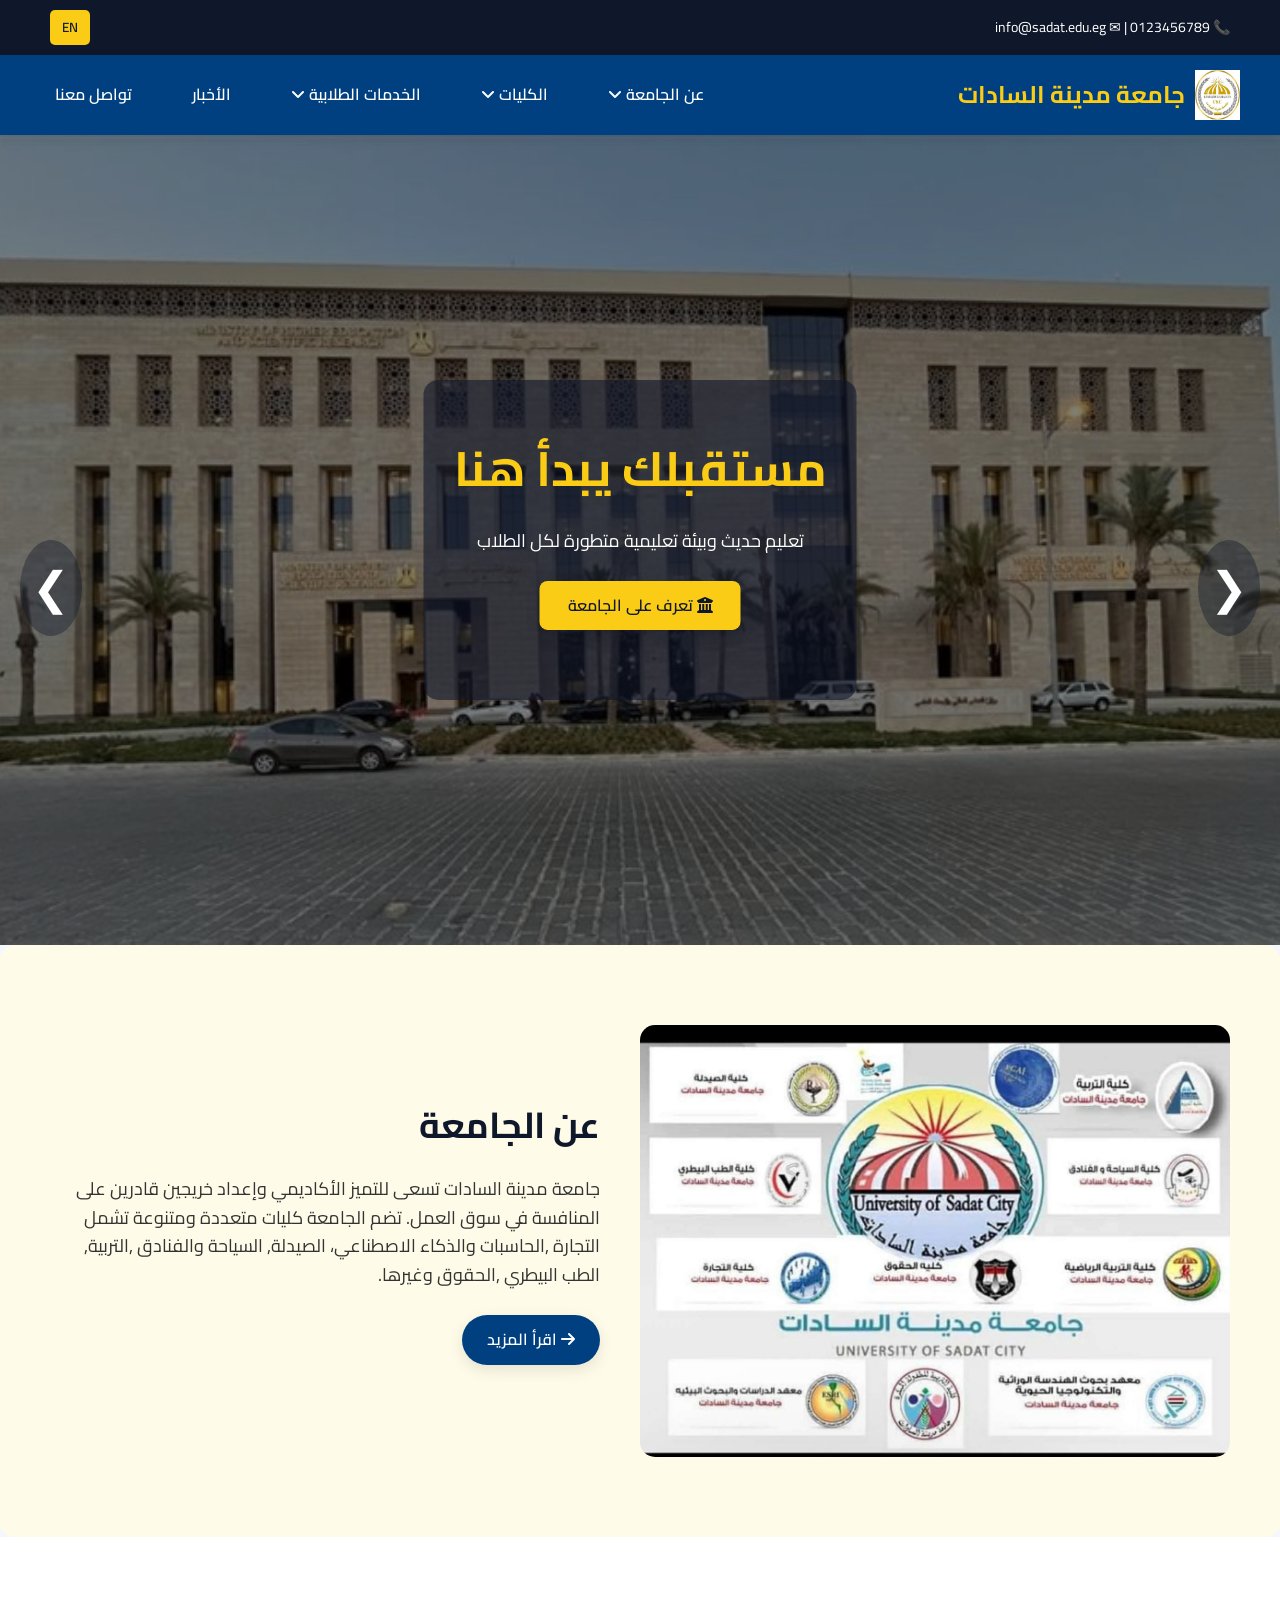
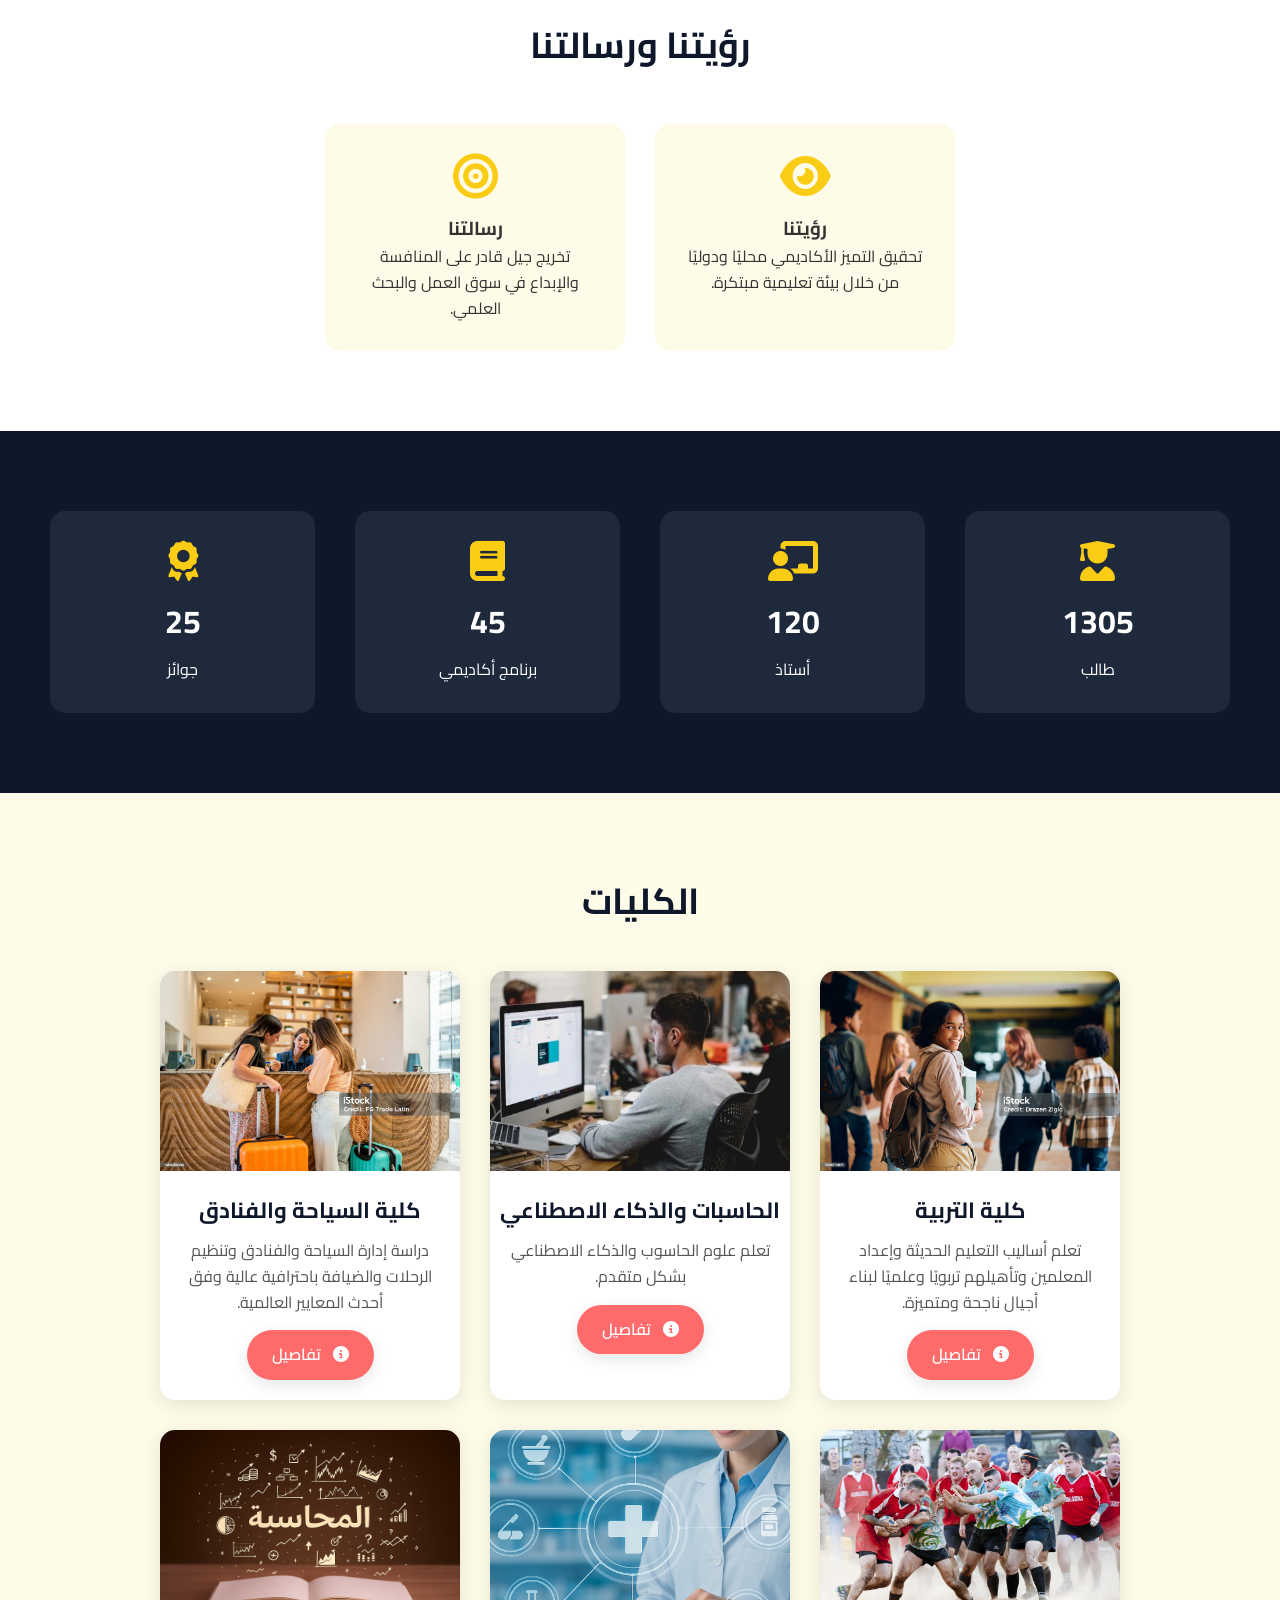
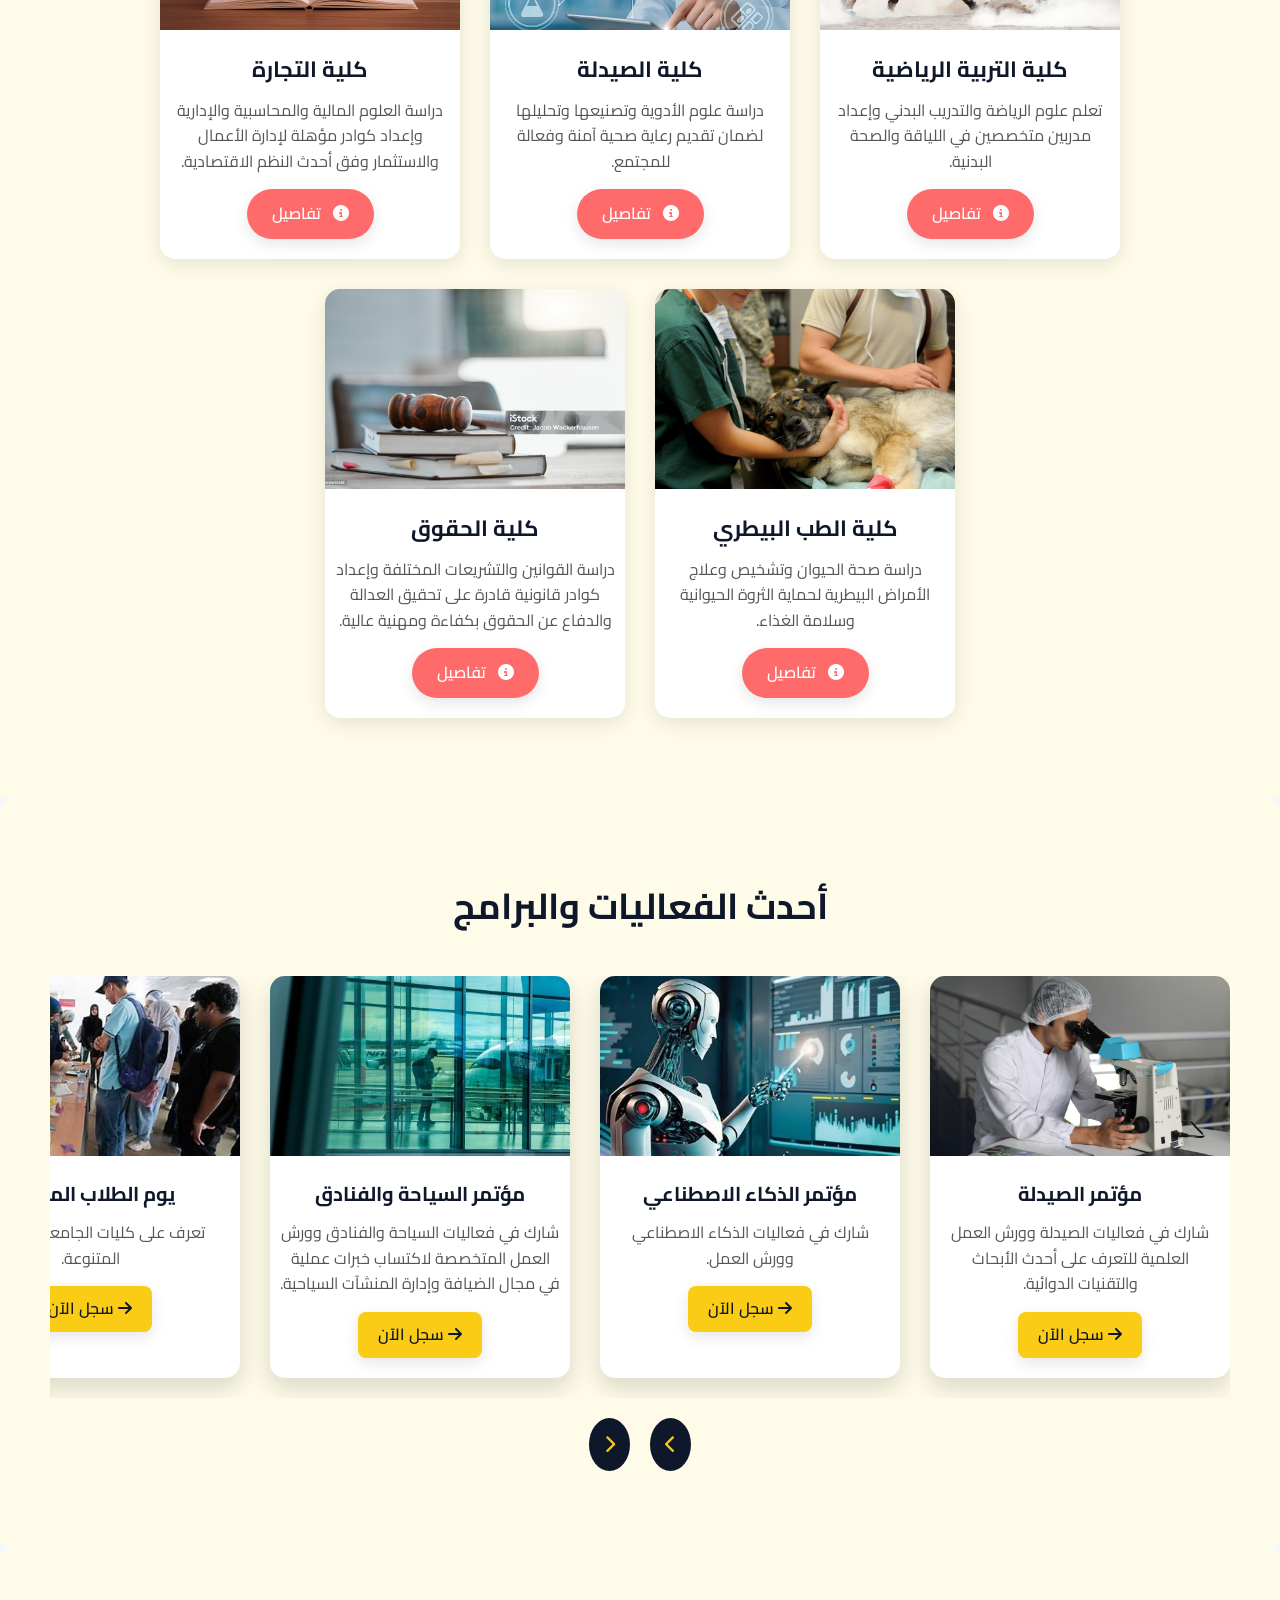
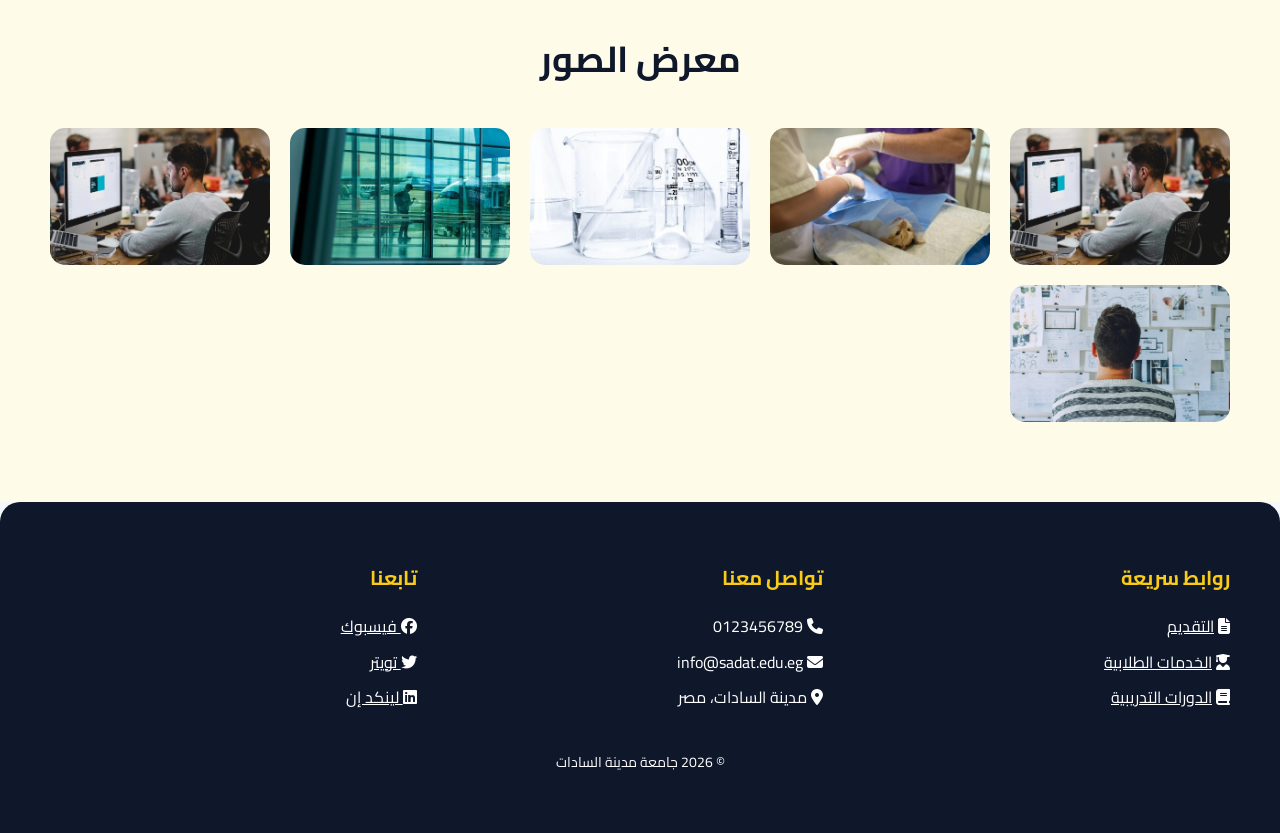
<file: index.html>
<!DOCTYPE html>
<html lang="ar">
<head>
<meta charset="UTF-8">
<meta name="viewport" content="width=device-width, initial-scale=1.0">
<title>جامعة مدينة السادات </title>
<link rel="icon" href="imgs/photo_2026-02-21_23-47-22.jpg">
<link rel="stylesheet" href="css/style.css">
<link rel="stylesheet" href="https://cdnjs.cloudflare.com/ajax/libs/font-awesome/6.5.0/css/all.min.css">
<link href="https://fonts.googleapis.com/css2?family=Cairo:wght@400;600;800&display=swap" rel="stylesheet">
<link rel="stylesheet" href="https://cdnjs.cloudflare.com/ajax/libs/font-awesome/6.4.0/css/all.min.css">
</head>
<body>

<!-- Top Bar -->
<div class="top-bar">
  <div>📞 0123456789 | ✉ info@sadat.edu.eg</div>
  <button class="lang-btn" id="langBtn">EN</button>
</div>


<!-- Navbar / Mega Menu مع لوجو -->
<header>
  <a href="index.html" class="logo">
    <img src="imgs/photo_2026-02-21_23-47-22.jpg" alt="لوجو الجامعة" class="logo-img">
    <span> جامعة مدينة السادات</span>
  </a>
   <div class="menu-toggle" id="menu-toggle">
    <i class="fas fa-bars"></i>
  </div>
  <nav>
    <ul class="main-menu" id="main-menu">
      <li>
        <a href="about.html">عن الجامعة <i class="fas fa-angle-down"></i></a>
        <ul class="dropdown">
          <li><a href="vision.html">الرؤية</a></li>
          <li><a href="president.html">الرئيس</a></li>
          <li><a href="history.html">تاريخ الجامعة</a></li>
        </ul>
      </li>
      <li>
        <a href="faculties.html">الكليات <i class="fas fa-angle-down"></i></a>
        <ul class="dropdown">
          <li><a href="#">التجارة</a></li>
          <li><a href="#">الحاسبات</a></li>
          <li><a href="#">السياحة و الفنادق </a></li>
          <li><a href="#"> كلية التربية  </a></li>
          <li><a href="#"> كلية الصيدلة   </a></li>
          <li><a href="#"> كلية الطب البيطري   </a></li>
        </ul>
      </li>
      <li>
        <a href="services.html">الخدمات الطلابية <i class="fas fa-angle-down"></i></a>
        <ul class="dropdown">
          <li><a href="#">المكتبة الإلكترونية</a></li>
          <li><a href="#">الدورات التدريبية</a></li>
        </ul>
      </li>
      <li><a href="news.html">الأخبار</a></li>
      <li><a href="contact.html">تواصل معنا</a></li>
    </ul>
  </nav>
</header>

<!-- Hero Slider -->
<section class="hero">
  <div class="slide active">
    <img src="imgs/257.jpeg" alt="Slider 1">
    <div class="hero-text">
      <h1>مستقبلك يبدأ هنا</h1>
      <p>تعليم حديث وبيئة تعليمية متطورة لكل الطلاب</p>
      <a href="about.html" class="main-btn"><i class="fas fa-university"></i> تعرف على الجامعة</a>
    </div>
  </div>
  <div class="slide">
    <img src="imgs/OIP.webp" alt="Slider 2">
    <div class="hero-text">
      <h1>برامج أكاديمية متميزة</h1>
      <p>كوادر تدريسية على أعلى مستوى لتعليم متكامل</p>
      <a href="faculties.html" class="main-btn"><i class="fas fa-graduation-cap"></i> اكتشف الكليات</a>
    </div>
  </div>
  <div class="slide">
    <img src="imgs/OIP (1).webp" alt="Slider 3">
    <div class="hero-text">
      <h1>فعاليات مستمرة</h1>
      <p>مؤتمرات وورش عمل للطلاب والخريجين</p>
      <a href="events.html" class="main-btn"><i class="fas fa-calendar-alt"></i> اعرف أكثر</a>
    </div>
  </div>
  <div class="slider-buttons">
    <span id="prev">❮</span>
    <span id="next">❯</span>
  </div>
</section>

<!-- About Section -->
<section class="about">
  <img src="imgs/photo_2026-02-21_23-54-03.jpg" alt="عن الجامعة">
  <div class="text">
    <h2>عن الجامعة</h2>
    <p>جامعة مدينة السادات  تسعى للتميز الأكاديمي وإعداد خريجين قادرين على المنافسة في سوق العمل. تضم الجامعة كليات متعددة ومتنوعة تشمل التجارة ,الحاسبات والذكاء الاصطناعي، الصيدلة, السياحة والفنادق ,التربية, الطب البيطري ,الحقوق  وغيرها.</p>
    <a href="about.html" class="main-btn"><i class="fas fa-arrow-right"></i> اقرأ المزيد</a>
  </div>
</section>

<!-- Vision & Mission -->
<section class="vision-mission">
  <h2>رؤيتنا ورسالتنا</h2>
  <div class="boxes">
    <div class="box">
      <i class="fas fa-eye"></i>
      <h3>رؤيتنا</h3>
      <p>تحقيق التميز الأكاديمي محليًا ودوليًا من خلال بيئة تعليمية مبتكرة.</p>
    </div>
    <div class="box">
      <i class="fas fa-bullseye"></i>
      <h3>رسالتنا</h3>
      <p>تخريج جيل قادر على المنافسة والإبداع في سوق العمل والبحث العلمي.</p>
    </div>
  </div>
</section>

<!-- Counter Section (Action) -->
<section class="counters">
  <div class="counter-box">
    <i class="fas fa-user-graduate"></i>
    <h3 id="students-count">0</h3>
    <p>طالب</p>
  </div>
  <div class="counter-box">
    <i class="fas fa-chalkboard-teacher"></i>
    <h3 id="teachers-count">0</h3>
    <p>أستاذ</p>
  </div>
  <div class="counter-box">
    <i class="fas fa-book"></i>
    <h3 id="courses-count">0</h3>
    <p>برنامج أكاديمي</p>
  </div>
  <div class="counter-box">
    <i class="fas fa-award"></i>
    <h3 id="awards-count">0</h3>
    <p>جوائز</p>
  </div>
</section>

<!-- Faculties Section -->
<section class="faculties">
  <h2>الكليات</h2>
  <div class="cards">
    <div class="card">
      <img src="imgs/istockphoto-1500076821-17024x1024 (1).jpg" alt="الهندسة">
      <h3>كلية التربية</h3>
      <p>تعلم أساليب التعليم الحديثة وإعداد المعلمين وتأهيلهم تربويًا وعلميًا لبناء أجيال ناجحة ومتميزة.</p>
      <a href="#" class="main-btn"><i class="fas fa-info-circle"></i> تفاصيل</a>
    </div>
    <div class="card">
      <img src="imgs/course-category-design-480x299.jpg" alt="الحاسبات">
      <h3>الحاسبات والذكاء الاصطناعي</h3>
      <p>تعلم علوم الحاسوب والذكاء الاصطناعي بشكل متقدم.</p>
      <a href="#" class="main-btn"><i class="fas fa-info-circle"></i> تفاصيل</a>
    </div>
    <div class="card">
      <img src="imgs/istockphoto-1484358444-1024x1024.jpg" alt="إدارة الأعمال">
      <h3> كلية السياحة والفنادق</h3>
      <p>دراسة إدارة السياحة والفنادق وتنظيم الرحلات والضيافة باحترافية عالية وفق أحدث المعايير العالمية.</p>
      <a href="#" class="main-btn"><i class="fas fa-info-circle"></i> تفاصيل</a>
    </div>
    <div class="card">
      <img src="imgs/12019-rugby-78193_1920.jpg" alt="إدارة الأعمال">
      <h3> كلية التربية الرياضية</h3>
      <p>تعلم علوم الرياضة والتدريب البدني وإعداد مدربين متخصصين في اللياقة والصحة البدنية.</p>
      <a href="#" class="main-btn"><i class="fas fa-info-circle"></i> تفاصيل</a>
    </div>
    <div class="card">
      <img src="imgs/16.png" alt="إدارة الأعمال">
      <h3>كلية الصيدلة </h3>
      <p>دراسة علوم الأدوية وتصنيعها وتحليلها لضمان تقديم رعاية صحية آمنة وفعالة للمجتمع.</p>
      <a href="#" class="main-btn"><i class="fas fa-info-circle"></i> تفاصيل</a>
    </div>
    <div class="card">
      <img src="imgs/10 (1).png" alt="إدارة الأعمال">
      <h3>كلية التجارة </h3>
      <p> دراسة العلوم المالية والمحاسبية والإدارية وإعداد كوادر مؤهلة لإدارة الأعمال والاستثمار وفق أحدث النظم الاقتصادية.</p>
      <a href="#" class="main-btn"><i class="fas fa-info-circle"></i> تفاصيل</a>
    </div>
    <div class="card">
      <img src="imgs/9.jpg" alt="إدارة الأعمال">
      <h3>كلية الطب البيطري </h3>
      <p>      دراسة صحة الحيوان وتشخيص وعلاج الأمراض البيطرية لحماية الثروة الحيوانية وسلامة الغذاء.</p>
      <a href="#" class="main-btn"><i class="fas fa-info-circle"></i> تفاصيل</a>
    </div>
    <div class="card">
      <img src="imgs/istockphoto-2045620685-1024x1024.jpg" alt="إدارة الأعمال">
      <h3>كلية الحقوق </h3>
      <p>      دراسة القوانين والتشريعات المختلفة وإعداد كوادر قانونية قادرة على تحقيق العدالة والدفاع عن الحقوق بكفاءة ومهنية عالية.</p>
      <a href="#" class="main-btn"><i class="fas fa-info-circle"></i> تفاصيل</a>
    </div>
  </div>
</section>

<!-- Featured Events Slider -->
<section class="featured-cards">
  <h2>أحدث الفعاليات والبرامج</h2>
  <div class="cards-slider">
    <div class="card">
      <img src="imgs/luvqs-scientist-2141259_1920.jpg" alt="Event 1">
      <h3> مؤتمر الصيدلة </h3>
      <p> شارك في فعاليات الصيدلة وورش العمل العلمية للتعرف على أحدث الأبحاث والتقنيات الدوائية.</p>
      <a href="#" class="main-btn"><i class="fas fa-arrow-right"></i> سجل الآن</a>
    </div>
    <div class="card">
      <img src="imgs/download (1).webp" alt="Event 2">
      <h3>مؤتمر الذكاء الاصطناعي</h3>
      <p>شارك في فعاليات الذكاء الاصطناعي وورش العمل.</p>
      <a href="#" class="main-btn"><i class="fas fa-arrow-right"></i> سجل الآن</a>
    </div>
    <div class="card">
      <img src="imgs/airport-8000988_1280-480x299.jpg" alt="Event 3">
      <h3>  مؤتمر السياحة والفنادق</h3>
      <p>شارك في فعاليات السياحة والفنادق وورش العمل المتخصصة لاكتساب خبرات عملية في مجال الضيافة وإدارة المنشآت السياحية.</p>
      <a href="#" class="main-btn"><i class="fas fa-arrow-right"></i> سجل الآن</a>
    </div>
    <div class="card">
      <img src="imgs/OIP.jpg" alt="Event 4">
      <h3>يوم الطلاب المفتوح</h3>
      <p>تعرف على كليات الجامعة وخدماتها المتنوعة.</p>
      <a href="#" class="main-btn"><i class="fas fa-arrow-right"></i> سجل الآن</a>
    </div>
  </div>
  <div class="slider-controls">
    <button id="slide-prev"><i class="fas fa-chevron-left"></i></button>
    <button id="slide-next"><i class="fas fa-chevron-right"></i></button>
  </div>
</section>

<!-- Gallery Section -->
<section class="gallery">
  <h2>معرض الصور</h2>
  <div class="gallery-grid">
    <img src="imgs/course-category-design-480x299.jpg" alt="">
    <img src="imgs/health-4385852_1280-480x299.jpg" alt="">
    <img src="imgs/laboratory-217041_1280-480x299.jpg" alt="">
    <img src="imgs/airport-8000988_1280-480x299.jpg" alt="">
    <img src="imgs/course-category-design-480x299.jpg" alt="">
    <img src="imgs/startup-3267505_1280-480x299.jpg" alt="">
  </div>
</section>

<!-- Footer -->
<footer>
  <div class="footer-grid">
    <div>
      <h3>روابط سريعة</h3>
      <p><i class="fas fa-file-alt"></i> <a href="#">التقديم</a></p>
      <p><i class="fas fa-user-graduate"></i> <a href="#">الخدمات الطلابية</a></p>
      <p><i class="fas fa-book"></i> <a href="#">الدورات التدريبية</a></p>
    </div>
    <div>
      <h3>تواصل معنا</h3>
      <p><i class="fas fa-phone"></i> 0123456789</p>
      <p><i class="fas fa-envelope"></i> info@sadat.edu.eg</p>
      <p><i class="fas fa-map-marker-alt"></i> مدينة السادات، مصر</p>
    </div>
    <div>
      <h3>تابعنا</h3>
      <p><a href="#"><i class="fab fa-facebook"></i> فيسبوك</a></p>
      <p><a href="#"><i class="fab fa-twitter"></i> تويتر</a></p>
      <p><a href="#"><i class="fab fa-linkedin"></i> لينكد إن</a></p>
    </div>
  </div>
  <p class="copy">© 2026 جامعة مدينة السادات </p>
</footer>

<script src="js/slider.js"></script>
<script src="js/main.js"></script>
</body>
</html>
</file>
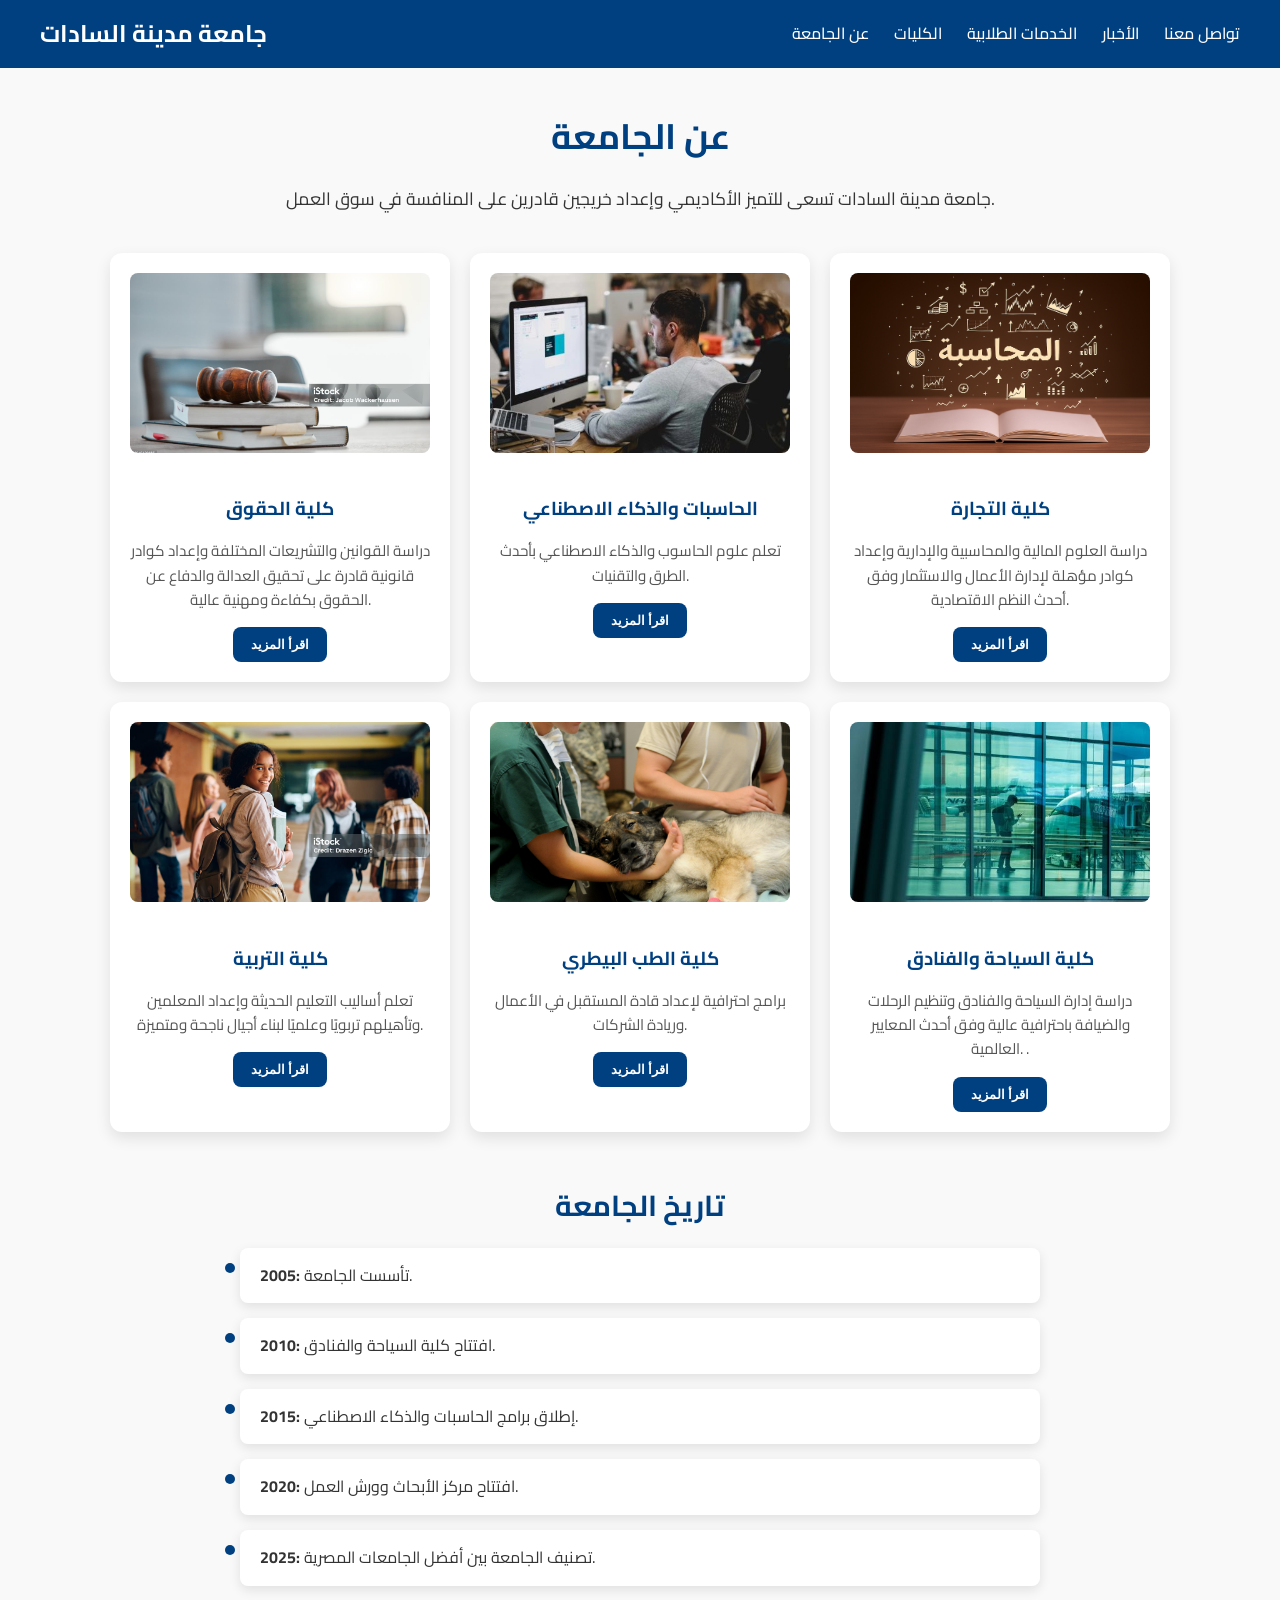
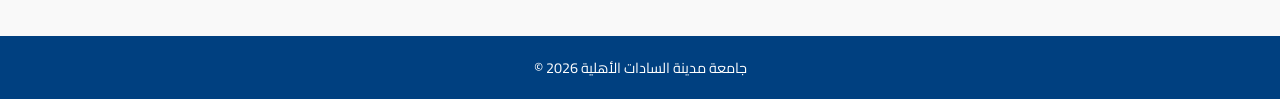
<file: about.html>
<!DOCTYPE html>
<html lang="ar">
<head>
<meta charset="UTF-8">
<meta name="viewport" content="width=device-width, initial-scale=1.0">
<title>عن الجامعة - جامعة مدينة السادات </title>
<link rel="stylesheet" href="css/about.css">
<link href="https://fonts.googleapis.com/css2?family=Cairo:wght@400;600;800&display=swap" rel="stylesheet">
<link rel="stylesheet" href="https://cdnjs.cloudflare.com/ajax/libs/font-awesome/6.4.0/css/all.min.css">
</head>
<body>

<header>
  <a href="index.html" class="logo">جامعة مدينة السادات </a>
   <div class="menu-toggle" id="menu-toggle">
    <i class="fas fa-bars"></i>
  </div>
  <nav>
    <ul class="main-menu" id="main-menu">
      <li><a href="about.html">عن الجامعة</a></li>
      <li><a href="faculties.html">الكليات</a></li>
      <li><a href="services.html">الخدمات الطلابية</a></li>
      <li><a href="news.html">الأخبار</a></li>
      <li><a href="contact.html">تواصل معنا</a></li>
    </ul>
  </nav>
</header>

<section class="about-page">
  <h1>عن الجامعة</h1>
  <p>جامعة مدينة السادات  تسعى للتميز الأكاديمي وإعداد خريجين قادرين على المنافسة في سوق العمل.</p>

  <div class="about-cards">
    <div class="card">
      <img src="imgs/istockphoto-2045620685-1024x1024.jpg" alt="إدارة الأعمال">
      <h3>كلية الحقوق </h3>
      <p>      دراسة القوانين والتشريعات المختلفة وإعداد كوادر قانونية قادرة على تحقيق العدالة والدفاع عن الحقوق بكفاءة ومهنية عالية.</p>
      <div class="extra-info">
              <p>      دراسة القوانين والتشريعات المختلفة وإعداد كوادر قانونية قادرة على تحقيق العدالة والدفاع عن الحقوق بكفاءة ومهنية عالية.</p>

      </div>
      <button class="learn-btn">اقرأ المزيد</button>
    </div>

    <div class="card">
      <img src="imgs/course-category-design-480x299.jpg" alt="الحاسبات">
      <h3>الحاسبات والذكاء الاصطناعي</h3>
      <p>تعلم علوم الحاسوب والذكاء الاصطناعي بأحدث الطرق والتقنيات.</p>
      <div class="extra-info">
        <p>معلومات أكثر عن قسم الحاسبات: مشاريع برمجية، مختبرات AI، مسابقات برمجة.</p>
      </div>
      <button class="learn-btn">اقرأ المزيد</button>
    </div>

    <div class="card">
      <img src="imgs/10 (1).png" alt="إدارة الأعمال">
      <h3>كلية التجارة </h3>
      <p> دراسة العلوم المالية والمحاسبية والإدارية وإعداد كوادر مؤهلة لإدارة الأعمال والاستثمار وفق أحدث النظم الاقتصادية.</p>
     
      <div class="extra-info">
              <p> دراسة العلوم المالية والمحاسبية والإدارية وإعداد كوادر مؤهلة لإدارة الأعمال والاستثمار وفق أحدث النظم الاقتصادية.</p>

      </div>
      <button class="learn-btn">اقرأ المزيد</button>
    </div>
    <div class="card">
     <img src="imgs/istockphoto-1500076821-17024x1024 (1).jpg" alt="الهندسة">
      <h3>كلية التربية</h3>
      <p>تعلم أساليب التعليم الحديثة وإعداد المعلمين وتأهيلهم تربويًا وعلميًا لبناء أجيال ناجحة ومتميزة.     </p>
      <div class="extra-info">
              <p>تعلم أساليب التعليم الحديثة وإعداد المعلمين وتأهيلهم تربويًا وعلميًا لبناء أجيال ناجحة ومتميزة.     </p>

      </div>
      <button class="learn-btn">اقرأ المزيد</button>
    </div>
    <div class="card">
      <img src="imgs/9.jpg" alt="إدارة الأعمال">
      <h3>كلية الطب البيطري </h3>
      <p>برامج احترافية لإعداد قادة المستقبل في الأعمال وريادة الشركات.</p>
      <div class="extra-info">
              <p>برامج احترافية لإعداد قادة المستقبل في الأعمال وريادة الشركات.</p>

      </div>
      <button class="learn-btn">اقرأ المزيد</button>
    </div>
    <div class="card">
      <img src="imgs/airport-8000988_1280-480x299.jpg" alt="إدارة الأعمال">
      <h3>كلية السياحة والفنادق </h3>
      <p>دراسة إدارة السياحة والفنادق وتنظيم الرحلات والضيافة باحترافية عالية وفق أحدث المعايير العالمية.        .</p>
      <div class="extra-info">
              <p>دراسة إدارة السياحة والفنادق وتنظيم الرحلات والضيافة باحترافية عالية وفق أحدث المعايير العالمية.        .</p>

      </div>
      <button class="learn-btn">اقرأ المزيد</button>
    </div>
   
  </div>

  <div class="history-timeline">
    <h2>تاريخ الجامعة</h2>
    <ul>
      <li><strong>2005:</strong> تأسست الجامعة.</li>
      <li><strong>2010:</strong> افتتاح كلية السياحة والفنادق.</li>
      <li><strong>2015:</strong> إطلاق برامج الحاسبات والذكاء الاصطناعي.</li>
      <li><strong>2020:</strong> افتتاح مركز الأبحاث وورش العمل.</li>
      <li><strong>2025:</strong> تصنيف الجامعة بين أفضل الجامعات المصرية.</li>
    </ul>
  </div>
</section>

<footer>
  <p>© 2026 جامعة مدينة السادات الأهلية</p>
</footer>

<script src="js/about.js"></script>
</body>
</html>
</file>
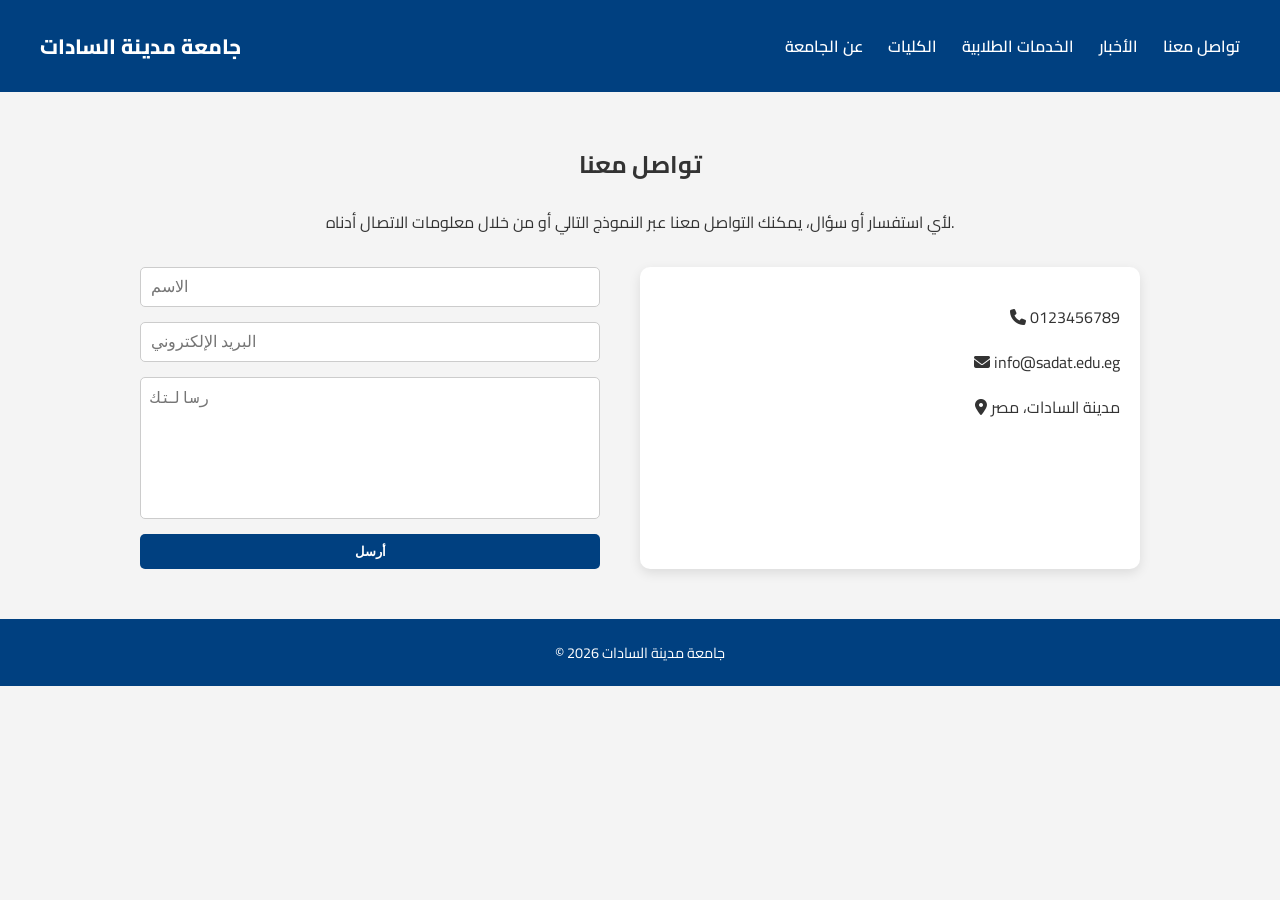
<file: contact.html>
<!DOCTYPE html>
<html lang="ar">
<head>
<meta charset="UTF-8">
<meta name="viewport" content="width=device-width, initial-scale=1.0">
<title>تواصل معنا - جامعة مدينة السادات </title>
<link rel="stylesheet" href="css/contact.css">
<link href="https://fonts.googleapis.com/css2?family=Cairo:wght@400;600;800&display=swap" rel="stylesheet">
<link rel="stylesheet" href="https://cdnjs.cloudflare.com/ajax/libs/font-awesome/6.4.0/css/all.min.css">
</head>
<body>

<header>
  <a href="index.html" class="logo">جامعة مدينة السادات </a>
   <div class="menu-toggle" id="menu-toggle">
    <i class="fas fa-bars"></i>
  </div>
  <nav>
    <ul class="main-menu" id="main-menu">
      <li><a href="about.html">عن الجامعة</a></li>
      <li><a href="faculties.html">الكليات</a></li>
      <li><a href="services.html">الخدمات الطلابية</a></li>
      <li><a href="news.html">الأخبار</a></li>
      <li><a href="contact.html">تواصل معنا</a></li>
    </ul>
  </nav>
</header>

<section class="contact-page">
  <h1>تواصل معنا</h1>
  <p>لأي استفسار أو سؤال، يمكنك التواصل معنا عبر النموذج التالي أو من خلال معلومات الاتصال أدناه.</p>

  <div class="contact-container">
    <form id="contact-form">
      <input type="text" name="name" placeholder="الاسم" required>
      <input type="email" name="email" placeholder="البريد الإلكتروني" required>
      <textarea name="message" placeholder="رسالتك" required></textarea>
      <button type="submit" class="submit-btn">أرسل</button>
    </form>

    <div class="contact-info">
      <p><i class="fas fa-phone"></i> 0123456789</p>
      <p><i class="fas fa-envelope"></i> info@sadat.edu.eg</p>
      <p><i class="fas fa-map-marker-alt"></i> مدينة السادات، مصر</p>
    </div>
  </div>
</section>

<footer>
  <p>© 2026 جامعة مدينة السادات </p>
</footer>

<script src="js/contact.js"></script>
</body>
</html>
</file>
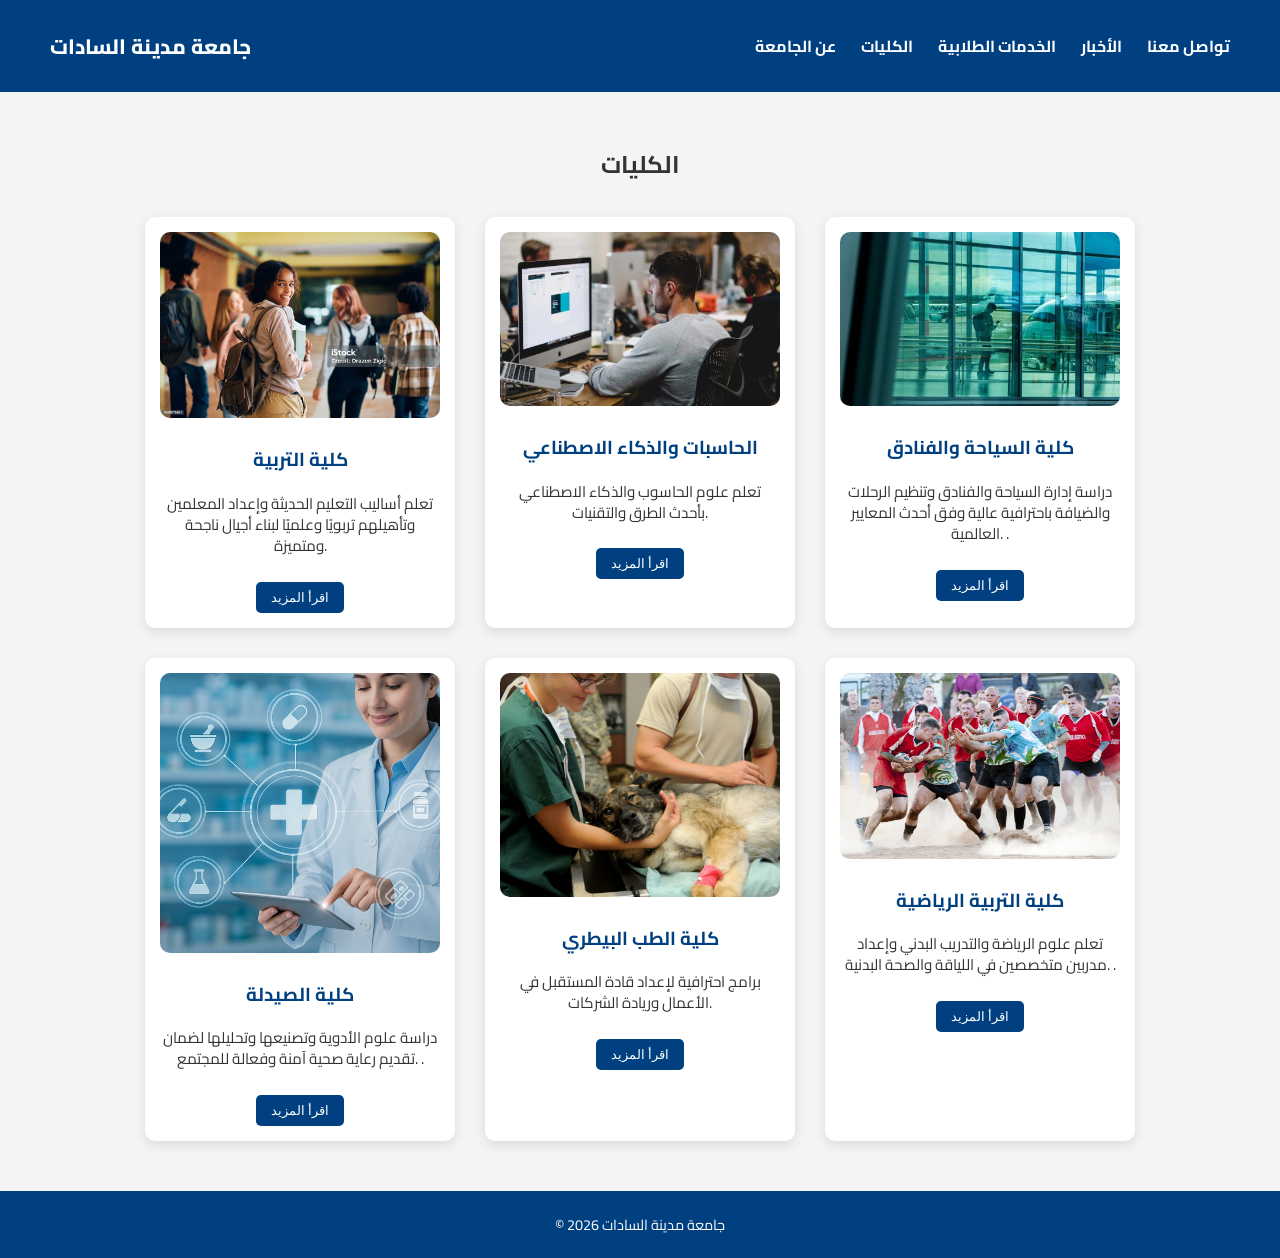
<file: faculties.html>
<!DOCTYPE html>
<html lang="ar">
<head>
<meta charset="UTF-8">
<meta name="viewport" content="width=device-width, initial-scale=1.0">
<title>الكليات - جامعة مدينة السادات </title>
<link rel="stylesheet" href="css/faculties.css">
<link href="https://fonts.googleapis.com/css2?family=Cairo:wght@400;600;800&display=swap" rel="stylesheet">
<link rel="stylesheet" href="https://cdnjs.cloudflare.com/ajax/libs/font-awesome/6.4.0/css/all.min.css">
</head>
<body>

<header>
 <a href="index.html" class="logo">جامعة مدينة السادات </a>
   <div class="menu-toggle" id="menu-toggle">
    <i class="fas fa-bars"></i>
  </div>
  <nav>
    <ul class="main-menu" id="main-menu">
      <li><a href="about.html">عن الجامعة</a></li>
      <li><a href="faculties.html">الكليات</a></li>
      <li><a href="services.html">الخدمات الطلابية</a></li>
      <li><a href="news.html">الأخبار</a></li>
      <li><a href="contact.html">تواصل معنا</a></li>
    </ul>
  </nav>
</header>

<section class="faculties-page">
  <h1>الكليات</h1>
  <div class="cards">
    <div class="card">
      <img src="imgs/istockphoto-1500076821-17024x1024 (1).jpg" alt="الهندسة">
      <h3>كلية التربية</h3>
      <p>تعلم أساليب التعليم الحديثة وإعداد المعلمين وتأهيلهم تربويًا وعلميًا لبناء أجيال ناجحة ومتميزة.     </p>
      <button class="learn-btn">اقرأ المزيد</button>
    </div>
    <div class="card">
      <img src="imgs/course-category-design-480x299.jpg" alt="الحاسبات">
      <h3>الحاسبات والذكاء الاصطناعي</h3>
      <p>تعلم علوم الحاسوب والذكاء الاصطناعي بأحدث الطرق والتقنيات.</p>
      <button class="learn-btn">اقرأ المزيد</button>
    </div>
    <div class="card">
      <img src="imgs/airport-8000988_1280-480x299.jpg" alt="إدارة الأعمال">
      <h3>كلية السياحة والفنادق </h3>
      <p>دراسة إدارة السياحة والفنادق وتنظيم الرحلات والضيافة باحترافية عالية وفق أحدث المعايير العالمية.        .</p>
      <button class="learn-btn">اقرأ المزيد</button>
    </div>
    <div class="card">
      <img src="imgs/16.png" alt="إدارة الأعمال">
      <h3>كلية الصيدلة </h3>
      <p>دراسة علوم الأدوية وتصنيعها وتحليلها لضمان تقديم رعاية صحية آمنة وفعالة للمجتمع.        .</p>
      <button class="learn-btn">اقرأ المزيد</button>
    </div>
    <div class="card">
      <img src="imgs/9.jpg" alt="إدارة الأعمال">
      <h3>كلية الطب البيطري </h3>
      <p>برامج احترافية لإعداد قادة المستقبل في الأعمال وريادة الشركات.</p>
      <button class="learn-btn">اقرأ المزيد</button>
    </div>
    <div class="card">
      <img src="imgs/12019-rugby-78193_1920.jpg" alt="إدارة الأعمال">
      <h3>كلية التربية الرياضية </h3>
      <p>تعلم علوم الرياضة والتدريب البدني وإعداد مدربين متخصصين في اللياقة والصحة البدنية.        .</p>
      <button class="learn-btn">اقرأ المزيد</button>
    </div>
  </div>
</section>

<footer>
  <p>© 2026 جامعة مدينة السادات </p>
</footer>

<script src="js/faculties.js"></script>
</body>
</html>
</file>
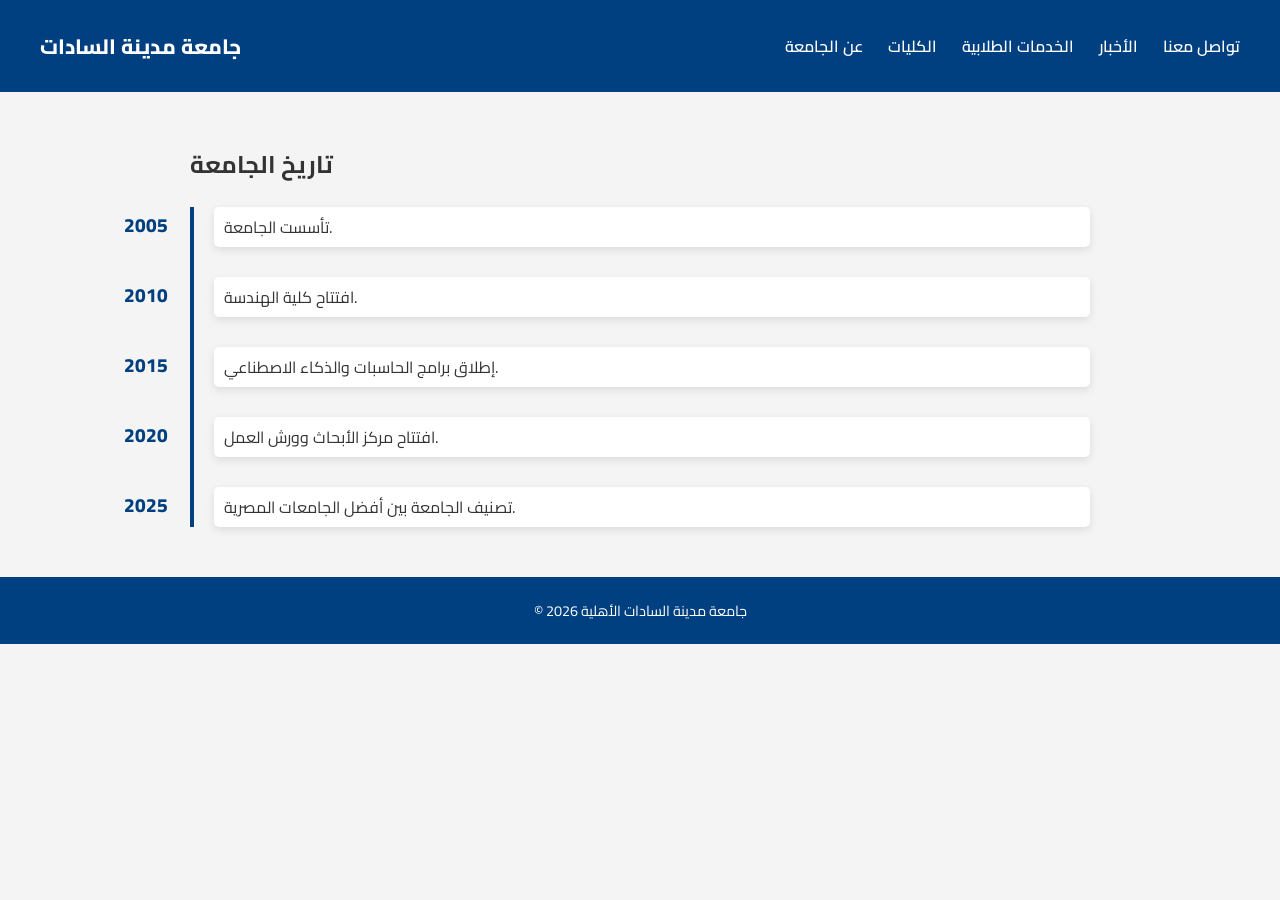
<file: history.html>
<!DOCTYPE html>
<html lang="ar">
<head>
<meta charset="UTF-8">
<meta name="viewport" content="width=device-width, initial-scale=1.0">
<title>تاريخ الجامعة - جامعة مدينة السادات </title>
<link rel="stylesheet" href="css/history.css">
<link href="https://fonts.googleapis.com/css2?family=Cairo:wght@400;600;800&display=swap" rel="stylesheet">
<link rel="stylesheet" href="https://cdnjs.cloudflare.com/ajax/libs/font-awesome/6.4.0/css/all.min.css">
</head>
<body>

<header>
  <a href="index.html" class="logo">جامعة مدينة السادات </a>
    <div class="menu-toggle" id="menu-toggle">
    <i class="fas fa-bars"></i>
  </div>
  <nav>
    <ul class="main-menu" id="main-menu" >
      <li><a href="about.html">عن الجامعة</a></li>
      <li><a href="faculties.html">الكليات</a></li>
      <li><a href="services.html">الخدمات الطلابية</a></li>
      <li><a href="news.html">الأخبار</a></li>
      <li><a href="contact.html">تواصل معنا</a></li>
    </ul>
  </nav>
</header>

<section class="history-page">
  <h1>تاريخ الجامعة</h1>
  <div class="timeline">
    <div class="event">
      <span class="year">2005</span>
      <p>تأسست الجامعة.</p>
    </div>
    <div class="event">
      <span class="year">2010</span>
      <p>افتتاح كلية الهندسة.</p>
    </div>
    <div class="event">
      <span class="year">2015</span>
      <p>إطلاق برامج الحاسبات والذكاء الاصطناعي.</p>
    </div>
    <div class="event">
      <span class="year">2020</span>
      <p>افتتاح مركز الأبحاث وورش العمل.</p>
    </div>
    <div class="event">
      <span class="year">2025</span>
      <p>تصنيف الجامعة بين أفضل الجامعات المصرية.</p>
    </div>
  </div>
</section>

<footer>
  <p>© 2026 جامعة مدينة السادات الأهلية</p>
</footer>

<script src="js/history.js"></script>
</body>
</html>
</file>
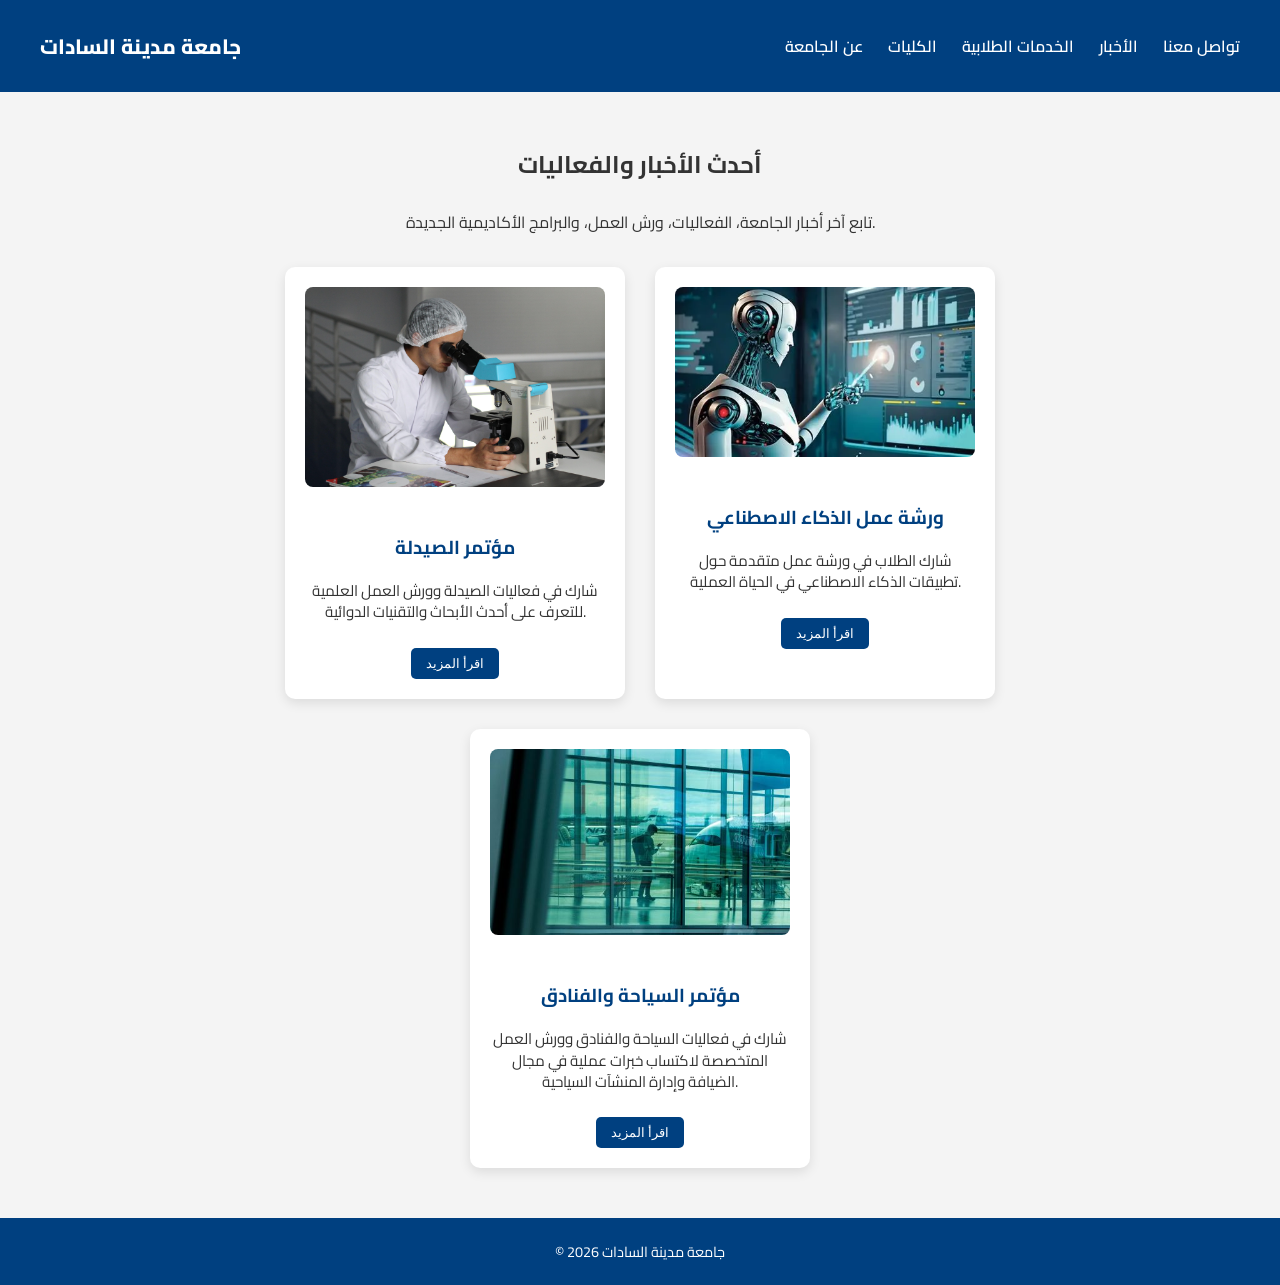
<file: news.html>
<!DOCTYPE html>
<html lang="ar">
<head>
<meta charset="UTF-8">
<meta name="viewport" content="width=device-width, initial-scale=1.0">
<title>الأخبار - جامعة مدينة السادات ]</title>
<link rel="stylesheet" href="css/news.css">
<link href="https://fonts.googleapis.com/css2?family=Cairo:wght@400;600;800&display=swap" rel="stylesheet">
<link rel="stylesheet" href="https://cdnjs.cloudflare.com/ajax/libs/font-awesome/6.4.0/css/all.min.css">
</head>
<body>

<header>
  <a href="index.html" class="logo">جامعة مدينة السادات </a>
   <div class="menu-toggle" id="menu-toggle">
    <i class="fas fa-bars"></i>
  </div>
  <nav>
    <ul class="main-menu" id="main-menu">
      <li><a href="about.html">عن الجامعة</a></li>
      <li><a href="faculties.html">الكليات</a></li>
      <li><a href="services.html">الخدمات الطلابية</a></li>
      <li><a href="news.html">الأخبار</a></li>
      <li><a href="contact.html">تواصل معنا</a></li>
    </ul>
  </nav>
</header>

<section class="news-page">
  <h1>أحدث الأخبار والفعاليات</h1>
  <p>تابع آخر أخبار الجامعة، الفعاليات، ورش العمل، والبرامج الأكاديمية الجديدة.</p>

  <div class="news-cards">
    <div class="card">
       <img src="imgs/luvqs-scientist-2141259_1920.jpg" alt="Event 1">
      <h3> مؤتمر الصيدلة </h3>
      <p> شارك في فعاليات الصيدلة وورش العمل العلمية للتعرف على أحدث الأبحاث والتقنيات الدوائية.</p>
      <button class="read-btn">اقرأ المزيد</button>
    </div>
    <div class="card">
      <img src="imgs/download (1).webp" alt="خبر 2">
      <h3>ورشة عمل الذكاء الاصطناعي</h3>
      <p>شارك الطلاب في ورشة عمل متقدمة حول تطبيقات الذكاء الاصطناعي في الحياة العملية.</p>
      <button class="read-btn">اقرأ المزيد</button>
    </div>
    <div class="card">
      <img src="imgs/airport-8000988_1280-480x299.jpg" alt="Event 3">
      <h3>  مؤتمر السياحة والفنادق</h3>
      <p>شارك في فعاليات السياحة والفنادق وورش العمل المتخصصة لاكتساب خبرات عملية في مجال الضيافة وإدارة المنشآت السياحية.</p>
      <button class="read-btn">اقرأ المزيد</button>
    </div>
  </div>
</section>

<footer>
  <p>© 2026 جامعة مدينة السادات </p>
</footer>

<script src="js/news.js"></script>
</body>
</html>
</file>
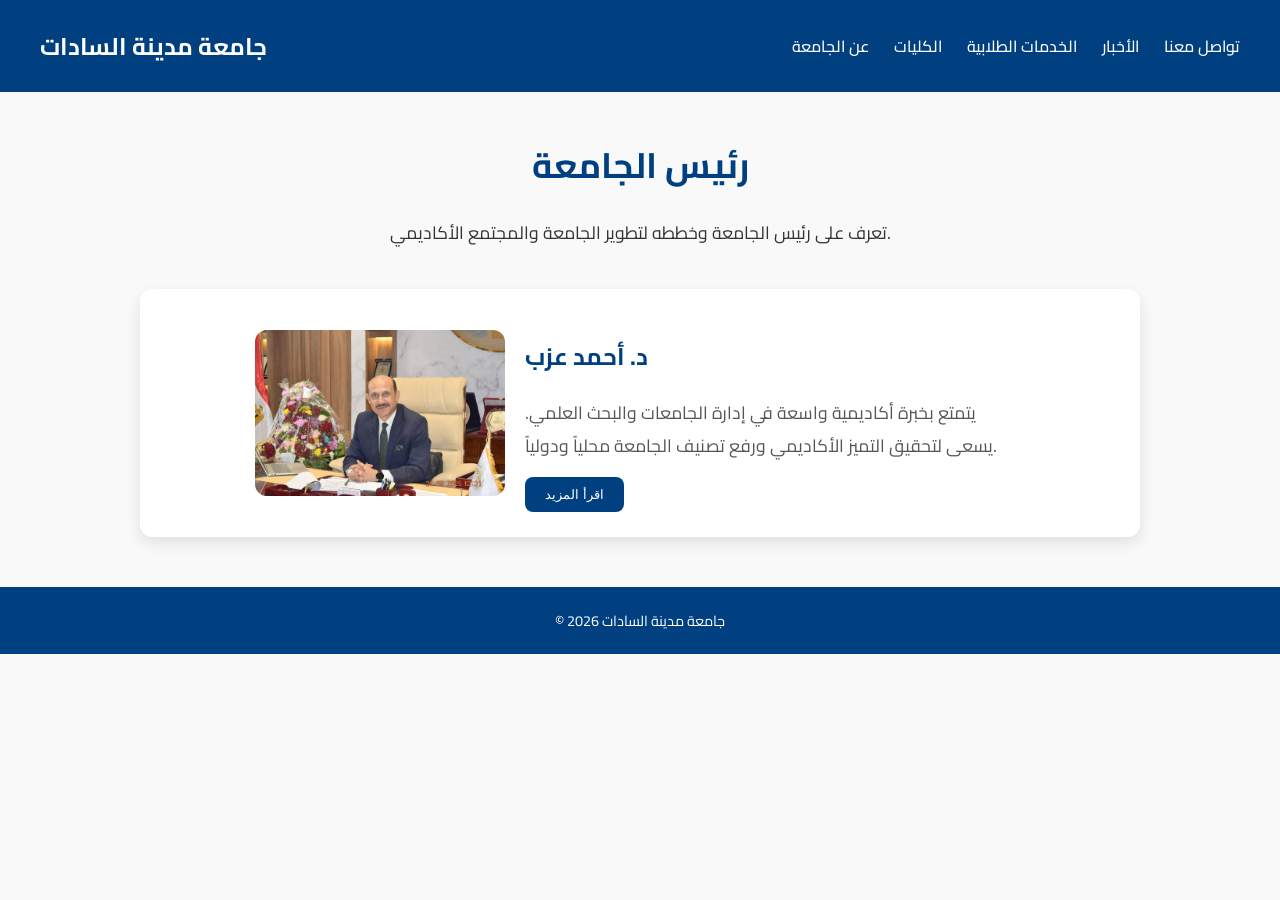
<file: president.html>
<!DOCTYPE html>
<html lang="ar">
<head>
<meta charset="UTF-8">
<meta name="viewport" content="width=device-width, initial-scale=1.0">
<title>رئيس الجامعة - جامعة مدينة السادات </title>
<link rel="stylesheet" href="css/president.css">
<link href="https://fonts.googleapis.com/css2?family=Cairo:wght@400;600;800&display=swap" rel="stylesheet">
<link rel="stylesheet" href="https://cdnjs.cloudflare.com/ajax/libs/font-awesome/6.4.0/css/all.min.css">
</head>
<body>

<header>
  <a href="index.html" class="logo">جامعة مدينة السادات </a>
   <div class="menu-toggle" id="menu-toggle">
    <i class="fas fa-bars"></i>
  </div>
  <nav>
    <ul class="main-menu" id="main-menu">
      <li><a href="about.html">عن الجامعة</a></li>
      <li><a href="faculties.html">الكليات</a></li>
      <li><a href="services.html">الخدمات الطلابية</a></li>
      <li><a href="news.html">الأخبار</a></li>
      <li><a href="contact.html">تواصل معنا</a></li>
    </ul>
  </nav>
</header>

<section class="president-page">
  <h1>رئيس الجامعة</h1>
  <p>تعرف على رئيس الجامعة وخططه لتطوير الجامعة والمجتمع الأكاديمي.</p>

  <div class="president-card">
    <img src="imgs/photo_2026-02-22_03-01-28.jpg" alt="رئيس الجامعة">
    <div class="info">
      <h2>د. أحمد عزب</h2>
      <p>يتمتع بخبرة أكاديمية واسعة في إدارة الجامعات والبحث العلمي. يسعى لتحقيق التميز الأكاديمي ورفع تصنيف الجامعة محلياً ودولياً.</p>
      <button class="more-info">اقرأ المزيد</button>
    </div>
  </div>

</section>

<footer>
  <p>© 2026 جامعة مدينة السادات </p>
</footer>

<script src="js/president.js"></script>
</body>
</html>
</file>
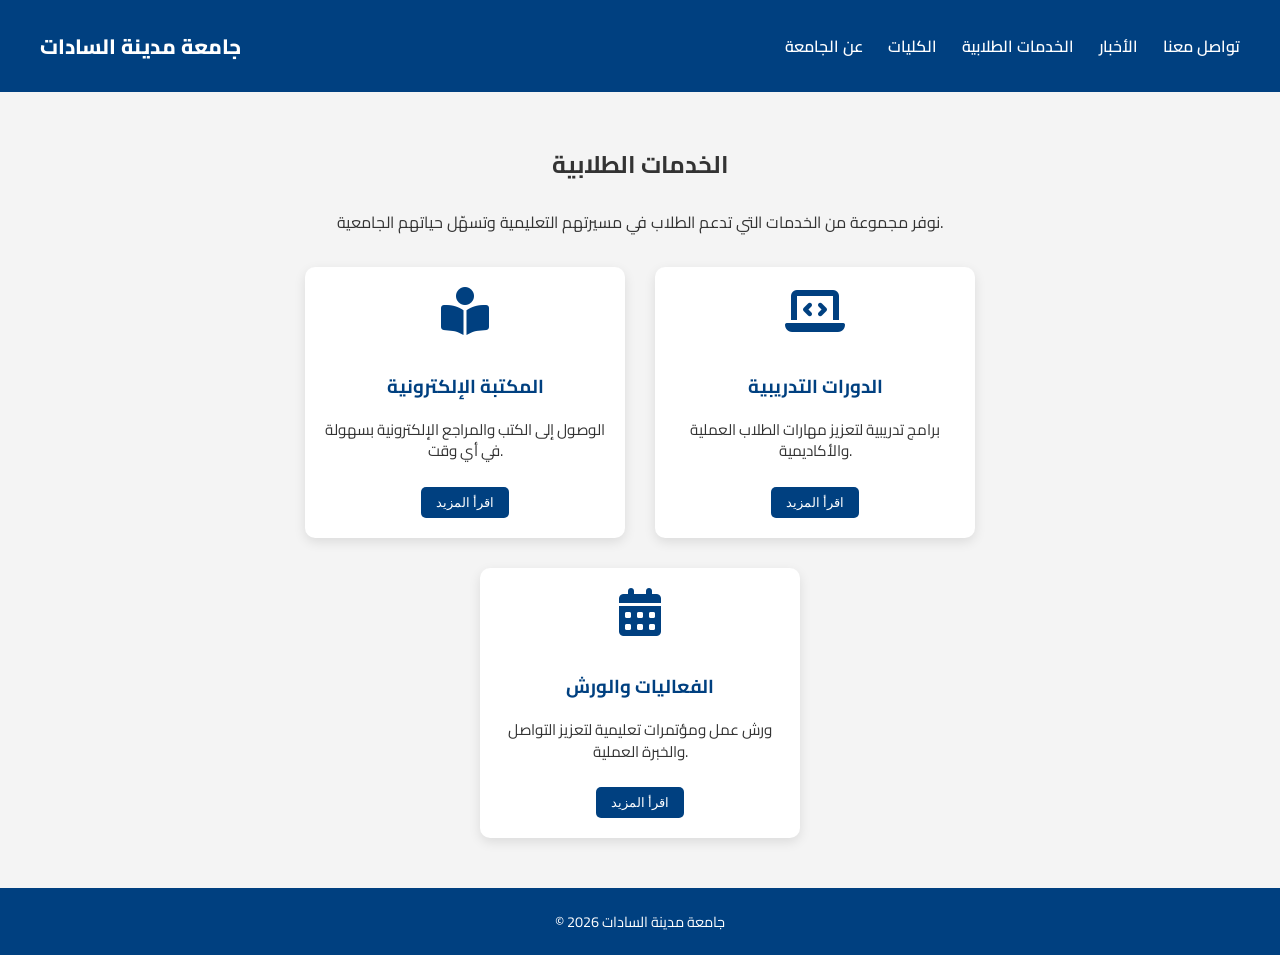
<file: services.html>
<!DOCTYPE html>
<html lang="ar">
<head>
<meta charset="UTF-8">
<meta name="viewport" content="width=device-width, initial-scale=1.0">
<title>الخدمات الطلابية - جامعة مدينة السادات </title>
<link rel="stylesheet" href="css/services.css">
<link href="https://fonts.googleapis.com/css2?family=Cairo:wght@400;600;800&display=swap" rel="stylesheet">
<link rel="stylesheet" href="https://cdnjs.cloudflare.com/ajax/libs/font-awesome/6.4.0/css/all.min.css">
</head>
<body>

<header>
  <a href="index.html" class="logo">جامعة مدينة السادات </a>
   <div class="menu-toggle" id="menu-toggle">
    <i class="fas fa-bars"></i>
  </div>
  <nav>
    <ul class="main-menu" id="main-menu">
      <li><a href="about.html">عن الجامعة</a></li>
      <li><a href="faculties.html">الكليات</a></li>
      <li><a href="services.html">الخدمات الطلابية</a></li>
      <li><a href="news.html">الأخبار</a></li>
      <li><a href="contact.html">تواصل معنا</a></li>
    </ul>
  </nav>
</header>

<section class="services-page">
  <h1>الخدمات الطلابية</h1>
  <p>نوفر مجموعة من الخدمات التي تدعم الطلاب في مسيرتهم التعليمية وتسهّل حياتهم الجامعية.</p>

  <div class="services-cards">
    <div class="card">
      <i class="fas fa-book-reader fa-3x"></i>
      <h3>المكتبة الإلكترونية</h3>
      <p>الوصول إلى الكتب والمراجع الإلكترونية بسهولة في أي وقت.</p>
      <button class="learn-btn">اقرأ المزيد</button>
    </div>
    <div class="card">
      <i class="fas fa-laptop-code fa-3x"></i>
      <h3>الدورات التدريبية</h3>
      <p>برامج تدريبية لتعزيز مهارات الطلاب العملية والأكاديمية.</p>
      <button class="learn-btn">اقرأ المزيد</button>
    </div>
    <div class="card">
      <i class="fas fa-calendar-alt fa-3x"></i>
      <h3>الفعاليات والورش</h3>
      <p>ورش عمل ومؤتمرات تعليمية لتعزيز التواصل والخبرة العملية.</p>
      <button class="learn-btn">اقرأ المزيد</button>
    </div>
  </div>
</section>

<footer>
  <p>© 2026 جامعة مدينة السادات </p>
</footer>

<script src="js/services.js"></script>
</body>
</html>
</file>
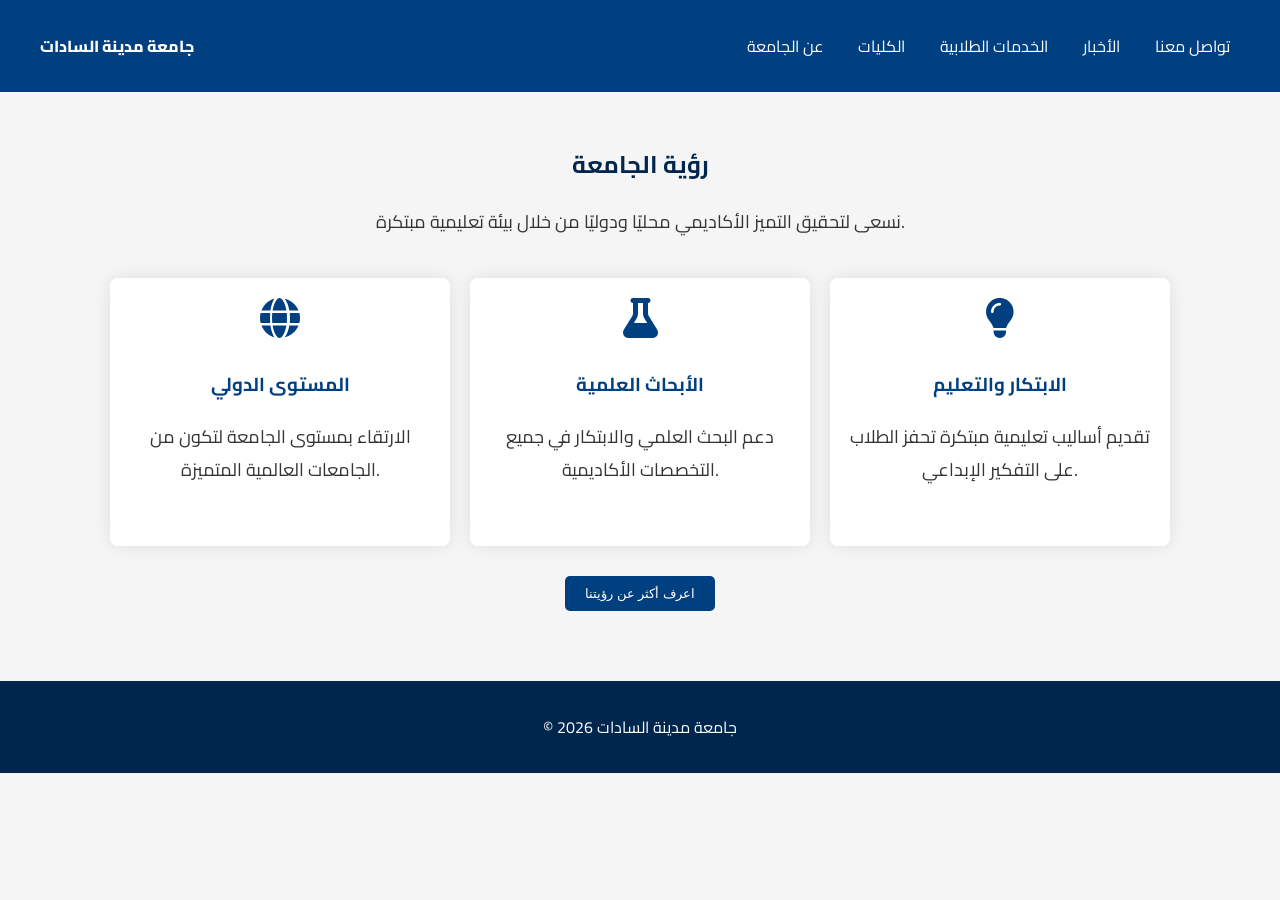
<file: vision.html>
<!DOCTYPE html>
<html lang="ar">
<head>
<meta charset="UTF-8">
<meta name="viewport" content="width=device-width, initial-scale=1.0">
<title>رؤية الجامعة - جامعة مدينة السادات </title>
<link rel="stylesheet" href="css/vision.css">
<link href="https://fonts.googleapis.com/css2?family=Cairo:wght@400;600;800&display=swap" rel="stylesheet">
<link rel="stylesheet" href="https://cdnjs.cloudflare.com/ajax/libs/font-awesome/6.4.0/css/all.min.css">
</head>
<body>

<header>
  <a href="index.html" class="logo">جامعة مدينة السادات </a>
   <div class="menu-toggle" id="menu-toggle">
    <i class="fas fa-bars"></i>
  </div>
  <nav>
    <ul class="main-menu" id="main-menu">
      <li><a href="about.html">عن الجامعة</a></li>
      <li><a href="faculties.html">الكليات</a></li>
      <li><a href="services.html">الخدمات الطلابية</a></li>
      <li><a href="news.html">الأخبار</a></li>
      <li><a href="contact.html">تواصل معنا</a></li>
    </ul>
  </nav>
</header>

<section class="vision-page">
  <h1>رؤية الجامعة</h1>
  <p>نسعى لتحقيق التميز الأكاديمي محليًا ودوليًا من خلال بيئة تعليمية مبتكرة.</p>

  <div class="vision-boxes">
    <div class="box">
      <i class="fas fa-globe"></i>
      <h3>المستوى الدولي</h3>
      <p>الارتقاء بمستوى الجامعة لتكون من الجامعات العالمية المتميزة.</p>
    </div>
    <div class="box">
      <i class="fas fa-flask"></i>
      <h3>الأبحاث العلمية</h3>
      <p>دعم البحث العلمي والابتكار في جميع التخصصات الأكاديمية.</p>
    </div>
    <div class="box">
      <i class="fas fa-lightbulb"></i>
      <h3>الابتكار والتعليم</h3>
      <p>تقديم أساليب تعليمية مبتكرة تحفز الطلاب على التفكير الإبداعي.</p>
    </div>
  </div>

  <button class="more-btn">اعرف أكثر عن رؤيتنا</button>
</section>

<footer>
  <p>© 2026 جامعة مدينة السادات </p>
</footer>

<script src="js/vision.js"></script>
</body>
</html>
</file>
<file: css/style.css>
/* ===========================
   Reset & Base
=========================== */
* {
  margin: 0;
  padding: 0;
  box-sizing: border-box;
  font-family: 'Cairo', sans-serif;
}

body {
  direction: rtl;
  background: #f4f7fb;
  color: #333;
  line-height: 1.6;
}

/* ===========================
   Top Bar
=========================== */
.top-bar {
  background: #0f172a;
  color: #fff;
  display: flex;
  justify-content: space-between;
  padding: 10px 50px;
  font-size: 14px;
  align-items: center;
}

.top-bar button.lang-btn {
  background: #facc15;
  border: none;
  color: #0f172a;
  padding: 5px 12px;
  border-radius: 5px;
  cursor: pointer;
  font-weight: 600;
  transition: all 0.3s;
}

.top-bar button.lang-btn:hover {
  background: #eab308;
}

/* ===========================
   Header / Navbar
=========================== */
header {
  background: #0f172a;
  display: flex;
  justify-content: space-between;
  align-items: center;
  padding: 20px 50px;
  position: sticky;
  top: 0;
  z-index: 1000;
  box-shadow: 0 2px 10px rgba(0,0,0,0.1);
}

header .logo {
  display: flex;
  align-items: center;
  gap: 10px;
  color: #facc15;
  font-size: 24px;
  font-weight: 700;
  text-decoration: none;
}

header .logo-img {
  height: 50px;
}

nav ul.main-menu {
  display: flex;
  list-style: none;
  gap: 30px;
}

nav ul.main-menu li {
  position: relative;
}

nav ul.main-menu li a {
  text-decoration: none;
  color: #fff;
  font-weight: 600;
  padding: 10px 15px;
  display: inline-block;
  transition: all 0.3s;
  border-radius: 5px;
}

nav ul.main-menu li a:hover {
  background: #facc15;
  color: #0f172a;
}

/* Dropdown */
nav ul.main-menu li .dropdown {
  display: none;
  position: absolute;
  top: 45px;
  right: 0;
  background: #1e293b;
  border-radius: 10px;
  min-width: 200px;
  z-index: 999;
  box-shadow: 0 5px 15px rgba(0,0,0,0.2);
}

nav ul.main-menu li:hover .dropdown {
  display: block;
}

nav ul.main-menu li .dropdown li a {
  display: block;
  padding: 12px 20px;
  color: #fff;
  transition: all 0.3s;
}

nav ul.main-menu li .dropdown li a:hover {
  background: #facc15;
  color: #0f172a;
  border-radius: 5px;
}

/* ===========================
   Hero Section / Slider
=========================== */
.hero {
  position: relative;
  height: 90vh;
  overflow: hidden;
}

.hero .slide {
  position: absolute;
  width: 100%;
  height: 100%;
  display: none;
}

.hero .slide.active {
  display: block;
}

.hero .slide img {
  width: 100%;
  height: 100%;
  object-fit: cover;
  filter: brightness(0.5);
}

.hero .hero-text {
  position: absolute;
  top: 50%;
  right: 50%;
  transform: translate(50%, -50%);
  text-align: center;
  background: rgba(15,23,42,0.6);
  padding: 50px 30px;
  border-radius: 15px;
  color: #fff;
  max-width: 650px;
}

.hero .hero-text h1 {
  font-size: 48px;
  margin-bottom: 20px;
  color: #facc15;
}

.hero .hero-text p {
  font-size: 18px;
  margin-bottom: 25px;
}

.hero .hero-text .main-btn {
  background: #facc15;
  color: #0f172a;
  padding: 12px 28px;
  border-radius: 8px;
  font-weight: 600;
  font-size: 16px;
  transition: all 0.3s;
}

.hero .hero-text .main-btn:hover {
  transform: scale(1.05);
  background: #eab308;
}

/* Slider Arrows */
.slider-buttons span {
  position: absolute;
  top: 50%;
  font-size: 45px;
  cursor: pointer;
  color: white;
  background: rgba(15,23,42,0.4);
  padding: 12px;
  border-radius: 50%;
  user-select: none;
  transition: all 0.3s;
}

.slider-buttons span:hover {
  background: rgba(250,204,21,0.8);
}

#prev { right: 20px; }
#next { left: 20px; }

/* ===========================
   About Section
=========================== */
.about {
  display: flex;
  gap: 40px;
  align-items: center;
  padding: 80px 50px;
  background: #fefce8;
  border-radius: 15px;
}

.about img {
  width: 50%;
  border-radius: 15px;
}

.about .text {
  width: 50%;
}

.about h2 {
  font-size: 36px;
  margin-bottom: 20px;
  color: #0f172a;
}

.about p {
  font-size: 18px;
  margin-bottom: 25px;
}

.about .main-btn:hover {
  transform: scale(1.05);
  background: #eab308;
}

/* ===========================
   Vision & Mission
=========================== */
.vision-mission {
  padding: 80px 50px;
  text-align: center;
  background: #fff;
}

.vision-mission h2 {
  font-size: 36px;
  margin-bottom: 50px;
  color: #0f172a;
}

.vision-mission .boxes {
  display: flex;
  gap: 30px;
  justify-content: center;
  flex-wrap: wrap;
}

.vision-mission .box {
  background: #fefce8;
  width: 300px;
  padding: 30px;
  border-radius: 15px;
  transition: all 0.3s;
}

.vision-mission .box:hover {
  transform: translateY(-10px);
  box-shadow: 0 10px 25px rgba(0,0,0,0.2);
}

.vision-mission .box i {
  font-size: 45px;
  color: #facc15;
  margin-bottom: 15px;
}

/* ===========================
   Counters Section
=========================== */
.counters {
  display: flex;
  justify-content: center;
  gap: 40px;
  padding: 80px 50px;
  background: #0f172a;
  color: #fff;
  flex-wrap: wrap;
}

.counter-box {
  text-align: center;
  flex: 1 1 200px;
  background: #1e293b;
  padding: 30px 20px;
  border-radius: 15px;
  transition: all 0.3s;
}

.counter-box:hover {
  transform: translateY(-10px);
  box-shadow: 0 10px 25px rgba(0,0,0,0.4);
}

.counter-box i {
  font-size: 40px;
  color: #facc15;
  margin-bottom: 15px;
}

.counter-box h3 {
  font-size: 32px;
  margin-bottom: 10px;
}

.counter-box p {
  font-size: 16px;
}

/* ===========================
   Faculties Section
=========================== */
.faculties {
  padding: 80px 50px;
  background: #fefce8;
  text-align: center;
}

.faculties h2 {
  font-size: 36px;
  margin-bottom: 40px;
  color: #0f172a;
}

.cards {
  display: flex;
  justify-content: center;
  gap: 30px;
  flex-wrap: wrap;
}

.card {
  background: #fff;
  width: 300px;
  border-radius: 15px;
  overflow: hidden;
  transition: all 0.4s;
  text-align: center;
  box-shadow: 0 5px 20px rgba(0,0,0,0.1);
}

.card:hover {
  transform: translateY(-12px);
  box-shadow: 0 10px 30px rgba(0,0,0,0.25);
}

.card img {
  width: 100%;
  height: 200px;
  object-fit: cover;
}

.card h3 {
  font-size: 22px;
  color: #0f172a;
  margin: 15px 0 10px;
}

.card p {
  font-size: 16px;
  color: #555;
  padding: 0 10px 15px 10px;
}

/* ===========================
   Featured Events Slider
=========================== */
.featured-cards {
  background: #fff;
  padding: 80px 50px;
  text-align: center;
}

.featured-cards h2 {
  color: #0f172a;
  font-size: 36px;
  margin-bottom: 40px;
}

.cards-slider {
  display: flex;
  gap: 30px;
  overflow-x: auto;
  scroll-behavior: smooth;
}

.cards-slider::-webkit-scrollbar {
  display: none;
}

/* ===========================
   Gallery Section
=========================== */
.gallery {
  padding: 80px 50px;
  background: #fefce8;
  text-align: center;
}

.gallery h2 {
  font-size: 36px;
  color: #0f172a;
  margin-bottom: 40px;
}

.gallery-grid {
  display: grid;
  grid-template-columns: repeat(auto-fit,minmax(200px,1fr));
  gap: 20px;
}

.gallery-grid img {
  width: 100%;
  border-radius: 15px;
  transition: transform 0.3s;
}

.gallery-grid img:hover {
  transform: scale(1.05);
}

/* ===========================
   Footer
=========================== */
footer {
  background: #0f172a;
  color: white;
  padding: 60px 50px;
  border-top-left-radius: 20px;
  border-top-right-radius: 20px;
}

.footer-grid {
  display: flex;
  gap: 40px;
  flex-wrap: wrap;
}

.footer-grid div {
  flex: 1;
}

.footer-grid h3 {
  font-size: 20px;
  margin-bottom: 20px;
  color: #facc15;
}

.footer-grid p,
.footer-grid a {
  font-size: 16px;
  margin-bottom: 10px;
  color: white;
}

.footer-grid a:hover {
  color: #facc15;
}

.copy {
  text-align: center;
  margin-top: 30px;
  font-size: 14px;
  color: #fff;
}

/* ===========================
   Featured Events Slider
=========================== */
.featured-cards {
  background: #fefce8; /* لون فاتح للتمييز عن باقي الصفحات */
  padding: 80px 50px;
  text-align: center;
  border-radius: 15px;
}

.featured-cards h2 {
  color: #0f172a;
  font-size: 36px;
  margin-bottom: 40px;
}

/* Slider container */
.cards-slider {
  display: flex;
  gap: 30px;
  overflow-x: auto;
  scroll-behavior: smooth;
  padding-bottom: 20px;
}

/* Scrollbar مخفي */
.cards-slider::-webkit-scrollbar {
  display: none;
}

/* كل كارد */
.cards-slider .card {
  flex: 0 0 300px; /* ثابت العرض للكارد */
  background: #fff;
  border-radius: 15px;
  box-shadow: 0 10px 25px rgba(0,0,0,0.15);
  overflow: hidden;
  transition: transform 0.3s, box-shadow 0.3s;
  text-align: center;
}

.cards-slider .card:hover {
  transform: translateY(-10px);
  box-shadow: 0 15px 35px rgba(0,0,0,0.25);
}

/* صورة الكارد */
.cards-slider .card img {
  width: 100%;
  height: 180px;
  object-fit: cover;
  transition: transform 0.3s;
}

.cards-slider .card img:hover {
  transform: scale(1.05);
}

/* عنوان الكارد */
.cards-slider .card h3 {
  font-size: 20px;
  color: #0f172a;
  margin: 15px 0 10px;
}

/* وصف الكارد */
.cards-slider .card p {
  font-size: 16px;
  color: #555;
  padding: 0 10px 15px 10px;
}

/* زر التسجيل */
.cards-slider .card .main-btn {
  background: #facc15;
  color: #0f172a;
  padding: 10px 20px;
  border-radius: 8px;
  display: inline-block;
  margin-bottom: 20px;
  font-weight: 600;
  transition: all 0.3s;
}

.cards-slider .card .main-btn:hover {
  background: #eab308;
  transform: scale(1.05);
}

/* أزرار التحكم في السلايدر */
.slider-controls {
  margin-top: 20px;
  display: flex;
  justify-content: center;
  gap: 20px;
}

.slider-controls button {
  background: #0f172a;
  color: #facc15;
  border: none;
  padding: 10px 15px;
  border-radius: 50%;
  font-size: 18px;
  cursor: pointer;
  transition: all 0.3s;
}

.slider-controls button:hover {
  background: #facc15;
  color: #0f172a;
  transform: scale(1.1);
}
/* ===========================
   Featured Events Slider
=========================== */
.featured-cards {
  background: #fefce8; /* لون فاتح للتمييز عن باقي الصفحات */
  padding: 80px 50px;
  text-align: center;
  border-radius: 15px;
}

.featured-cards h2 {
  color: #0f172a;
  font-size: 36px;
  margin-bottom: 40px;
}

/* Slider container */
.cards-slider {
  display: flex;
  gap: 30px;
  overflow-x: auto;
  scroll-behavior: smooth;
  padding-bottom: 20px;
}

/* Scrollbar مخفي */
.cards-slider::-webkit-scrollbar {
  display: none;
}

/* كل كارد */
.cards-slider .card {
  flex: 0 0 300px; /* ثابت العرض للكارد */
  background: #fff;
  border-radius: 15px;
  box-shadow: 0 10px 25px rgba(0,0,0,0.15);
  overflow: hidden;
  transition: transform 0.3s, box-shadow 0.3s;
  text-align: center;
}

.cards-slider .card:hover {
  transform: translateY(-10px);
  box-shadow: 0 15px 35px rgba(0,0,0,0.25);
}

/* صورة الكارد */
.cards-slider .card img {
  width: 100%;
  height: 180px;
  object-fit: cover;
  transition: transform 0.3s;
}

.cards-slider .card img:hover {
  transform: scale(1.05);
}

/* عنوان الكارد */
.cards-slider .card h3 {
  font-size: 20px;
  color: #0f172a;
  margin: 15px 0 10px;
}

/* وصف الكارد */
.cards-slider .card p {
  font-size: 16px;
  color: #555;
  padding: 0 10px 15px 10px;
}

/* زر التسجيل */
.cards-slider .card .main-btn {
  background: #facc15;
  color: #0f172a;
  padding: 10px 20px;
  border-radius: 8px;
  display: inline-block;
  margin-bottom: 20px;
  font-weight: 600;
  transition: all 0.3s;
}

.cards-slider .card .main-btn:hover {
  background: #eab308;
  transform: scale(1.05);
}

/* أزرار التحكم في السلايدر */
.slider-controls {
  margin-top: 20px;
  display: flex;
  justify-content: center;
  gap: 20px;
}

.slider-controls button {
  background: #0f172a;
  color: #facc15;
  border: none;
  padding: 10px 15px;
  border-radius: 50%;
  font-size: 18px;
  cursor: pointer;
  transition: all 0.3s;
}

.slider-controls button:hover {
  background: #facc15;
  color: #0f172a;
  transform: scale(1.1);
}
/* ===========================
   Faculties Details Button
=========================== */
.faculties .card .main-btn {
  display: inline-block;
  margin: 0 auto 20px auto;
  background-color: #ff6b6b; /* لون أحمر جذاب */
  color: #fff;
  padding: 12px 25px;
  border-radius: 30px;
  font-weight: 600;
  font-size: 16px;
  text-decoration: none;
  transition: background-color 0.3s, transform 0.3s, box-shadow 0.3s;
  box-shadow: 0 5px 15px rgba(0,0,0,0.1);
}

.faculties .card .main-btn i {
  margin-left: 8px;
}

.faculties .card .main-btn:hover {
  background-color: #ff3b3b; /* يصبح أحمر أكثر حدة */
  transform: translateY(-3px) scale(1.05);
  box-shadow: 0 8px 25px rgba(0,0,0,0.2);
}
/* ===========================
   Responsive
=========================== */
@media(max-width:1024px){
  .about { flex-direction: column; text-align: center; }
  .about img, .about .text { width: 100%; }
  .vision-mission .boxes { flex-direction: column; }
  .cards { justify-content: center; }
  .counters { flex-direction: column; }
}
/* ===========================
   Responsive Adjustments
=========================== */
@media (max-width: 1200px) {
  header {
    padding: 15px 30px;
  }

  .top-bar {
    flex-direction: column;
    align-items: flex-start;
    gap: 10px;
    padding: 10px 30px;
  }

  nav ul.main-menu {
    gap: 20px;
    flex-wrap: wrap;
  }

  .hero .hero-text {
    padding: 40px 20px;
    max-width: 90%;
  }

  .about {
    flex-direction: column;
    padding: 60px 30px;
  }

  .about img, .about .text {
    width: 100%;
  }

  .vision-mission .boxes {
    flex-direction: column;
    gap: 20px;
  }

  .counters {
    flex-direction: column;
    gap: 25px;
  }

  .faculties .cards {
    gap: 20px;
  }

  .gallery-grid {
    grid-template-columns: repeat(auto-fit, minmax(180px, 1fr));
    gap: 15px;
  }

  .featured-cards .cards-slider {
    gap: 20px;
    padding-bottom: 15px;
  }
}

@media (max-width: 768px) {
  header {
    flex-direction: column;
    align-items: flex-start;
    padding: 15px 20px;
  }

  nav ul.main-menu {
    flex-direction: column;
    width: 100%;
    gap: 10px;
  }

  nav ul.main-menu li a {
    padding: 10px 15px;
  }

  .hero .hero-text h1 {
    font-size: 32px;
  }

  .hero .hero-text p {
    font-size: 16px;
  }

  .about {
    padding: 40px 20px;
  }

  .vision-mission h2,
  .faculties h2,
  .gallery h2,
  .featured-cards h2 {
    font-size: 28px;
  }

  .vision-mission .box,
  .counter-box,
  .card {
    width: 100%;
  }

  .cards-slider .card {
    flex: 0 0 250px;
  }
}

@media (max-width: 480px) {
  .top-bar {
    font-size: 12px;
    padding: 8px 15px;
  }

  .hero .hero-text h1 {
    font-size: 24px;
  }

  .hero .hero-text p {
    font-size: 14px;
  }

  .about h2,
  .vision-mission h2,
  .faculties h2,
  .gallery h2,
  .featured-cards h2 {
    font-size: 22px;
  }

  .about p,
  .vision-mission .box p,
  .counter-box p,
  .card p {
    font-size: 14px;
  }

  header .logo {
    font-size: 20px;
  }

  .cards-slider .card {
    flex: 0 0 200px;
  }

  .cards-slider .card h3 {
    font-size: 18px;
  }

  .cards-slider .card p {
    font-size: 14px;
  }

  .slider-controls button {
    padding: 8px 12px;
    font-size: 16px;
  }
}
.main-btn{
  display: inline-block;
  margin: 0 auto 20px auto;
  background-color: #004080; /* لون أحمر جذاب */
  color: #fff;
  padding: 12px 25px;
  border-radius: 30px;
  font-weight: 600;
  font-size: 16px;
  text-decoration: none;
  transition: background-color 0.3s, transform 0.3s, box-shadow 0.3s;
  box-shadow: 0 5px 15px rgba(0,0,0,0.1);
}

/* ===== HEADER FIX ===== */

header {
  display: flex;
  align-items: center;
  justify-content: space-between;
  padding: 15px 40px;
  background: #004080;
  position: sticky;
  top: 0;
  z-index: 1000;
}

/* اللوجو */
.logo {
  display: flex;
  align-items: center;
  gap: 10px;
  text-decoration: none;
  color: white;
  font-weight: 800;
}

.logo-img {
  width: 45px;
}

/* زرار المنيو */
.menu-toggle {
  display: none;
  font-size: 28px;
  color: white;
  cursor: pointer;
  padding: 8px 10px;
  border-radius: 6px;
  transition: 0.3s;
}

.menu-toggle:hover {
  background: rgba(255,255,255,0.15);
}

/* ================= RESPONSIVE ================= */

@media (max-width: 768px) {

  header {
    padding: 15px 20px;
  }

  .menu-toggle {
    display: flex;
    align-items: center;
    justify-content: center;
  }

  nav {
    position: absolute;
    top: 100%;
    right: 0;
    width: 100%;
  }

  .main-menu {
    flex-direction: column;
    background: #003366;
    width: 100%;
    max-height: 0;
    overflow: hidden;
    transition: max-height 0.4s ease;
  }

  .main-menu.active {
    max-height: 600px;
  }
}
</file>
<file: css/about.css>
/* === إعدادات عامة للصفحة === */
body {
  font-family: 'Cairo', sans-serif;
  background: #f9f9f9;
  margin: 0;
  padding: 0;
  color: #333;
  line-height: 1.6;
}

header {
  background: #004080;
  color: #fff;
  padding: 20px;
  display: flex;
  align-items: center;
  justify-content: space-between;
}

header .logo {
  font-size: 1.5rem;
  font-weight: 700;
  text-decoration: none;
  color: #fff;
}

header nav ul {
  list-style: none;
  display: flex;
  gap: 25px;
  margin: 0;
  padding: 0;
}

header nav ul li a {
  text-decoration: none;
  color: #fff;
  font-weight: 500;
  transition: color 0.3s;
}

header nav ul li a:hover {
  color: #ffcc00;
}

/* === قسم About === */
.about-page {
  max-width: 1200px;
  margin: 40px auto;
  padding: 0 20px;
}

.about-page h1 {
  text-align: center;
  font-size: 2.2rem;
  margin-bottom: 20px;
  color: #004080;
}

.about-page p {
  text-align: center;
  margin-bottom: 40px;
  font-size: 1.1rem;
}

/* === بطاقات الأقسام === */
.about-cards {
  display: flex;
  flex-wrap: wrap;
  gap: 20px;
  justify-content: center;
}

.card {
  background: #fff;
  border-radius: 12px;
  box-shadow: 0 6px 15px rgba(0,0,0,0.1);
  width: 300px;
  padding: 20px;
  text-align: center;
  transition: transform 0.3s, box-shadow 0.3s;
  position: relative;
  overflow: hidden;
}

.card:hover {
  transform: translateY(-5px);
  box-shadow: 0 12px 25px rgba(0,0,0,0.15);
}

.card img {
  width: 100%;
  height: 180px;
  object-fit: cover;
  border-radius: 8px;
  margin-bottom: 15px;
}

.card h3 {
  margin-bottom: 10px;
  color: #004080;
}

.card p {
  font-size: 0.95rem;
  color: #555;
  margin-bottom: 15px;
}

/* === زر اقرأ المزيد === */
.learn-btn {
  background: #004080;
  color: #fff;
  border: none;
  padding: 10px 18px;
  border-radius: 8px;
  cursor: pointer;
  font-weight: 600;
  transition: background 0.3s, transform 0.2s;
}

.learn-btn:hover {
  background: #ffcc00;
  color: #004080;
  transform: scale(1.05);
}

/* === النص الإضافي التفاعلي === */
.extra-info {
  max-height: 0;
  overflow: hidden;
  opacity: 0;
  transition: max-height 0.5s ease, opacity 0.5s ease;
  font-size: 0.95rem;
  color: #222;
  margin-top: 10px;
}

.extra-info.show {
  max-height: 150px; /* أقصى ارتفاع للنص */
  opacity: 1;
}

/* === خط زمني لتاريخ الجامعة === */
.history-timeline {
  margin-top: 50px;
  padding: 0 20px;
}

.history-timeline h2 {
  text-align: center;
  font-size: 1.8rem;
  color: #004080;
  margin-bottom: 20px;
}

.history-timeline ul {
  list-style: none;
  padding: 0;
  max-width: 800px;
  margin: 0 auto;
  position: relative;
}

.history-timeline ul li {
  background: #fff;
  padding: 15px 20px;
  border-radius: 8px;
  box-shadow: 0 4px 12px rgba(0,0,0,0.1);
  margin-bottom: 15px;
  position: relative;
  transition: transform 0.3s;
}

.history-timeline ul li:hover {
  transform: translateX(5px);
}

.history-timeline ul li::before {
  content: '';
  position: absolute;
  left: -15px;
  top: 15px;
  width: 10px;
  height: 10px;
  background: #004080;
  border-radius: 50%;
}

/* === Footer === */
footer {
  background: #004080;
  color: #fff;
  text-align: center;
  padding: 20px 0;
  margin-top: 50px;
}

footer p {
  margin: 0;
  font-size: 0.9rem;
}




/* ===== HEADER FIX ===== */

header {
  display: flex;
  align-items: center;
  justify-content: space-between;
  padding: 15px 40px;
  background: #004080;
  position: sticky;
  top: 0;
  z-index: 1000;
}

/* اللوجو */
.logo {
  display: flex;
  align-items: center;
  gap: 10px;
  text-decoration: none;
  color: white;
  font-weight: 800;
}

.logo-img {
  width: 45px;
}

/* زرار المنيو */
.menu-toggle {
  display: none;
  font-size: 28px;
  color: white;
  cursor: pointer;
  padding: 8px 10px;
  border-radius: 6px;
  transition: 0.3s;
}

.menu-toggle:hover {
  background: rgba(255,255,255,0.15);
}

/* ================= RESPONSIVE ================= */

@media (max-width: 768px) {

  header {
    padding: 15px 20px;
  }

  .menu-toggle {
    display: flex;
    align-items: center;
    justify-content: center;
  }

  nav {
    position: absolute;
    top: 100%;
    right: 0;
    width: 100%;
  }

  .main-menu {
    flex-direction: column;
    background: #003366;
    width: 100%;
    max-height: 0;
    overflow: hidden;
    transition: max-height 0.4s ease;
  }

  .main-menu.active {
    max-height: 600px;
  }
}
</file>
<file: css/contact.css>
body {
  font-family: 'Cairo', sans-serif;
  background: #f4f4f4;
  margin: 0;
  padding: 0;
  color: #333;
}

header {
  display: flex;
  justify-content: space-between;
  align-items: center;
  padding: 15px 50px;
  background-color: #004080;
  color: white;
}

header .logo {
  font-weight: 800;
  font-size: 1.3rem;
  color: white;
  text-decoration: none;
}

.main-menu {
  list-style: none;
  display: flex;
  gap: 25px;
}

.main-menu li a {
  color: white;
  text-decoration: none;
  font-weight: 600;
}

.contact-page {
  max-width: 1000px;
  margin: 50px auto;
  padding: 0 20px;
  text-align: center;
}

.contact-container {
  display: flex;
  flex-wrap: wrap;
  justify-content: space-between;
  gap: 40px;
  margin-top: 30px;
}

form {
  flex: 1;
  min-width: 300px;
  display: flex;
  flex-direction: column;
  gap: 15px;
}

form input, form textarea {
  padding: 10px;
  border-radius: 5px;
  border: 1px solid #ccc;
  font-size: 1rem;
}

form textarea {
  resize: none;
  height: 120px;
}

.submit-btn {
  background-color: #004080;
  color: white;
  border: none;
  padding: 10px;
  cursor: pointer;
  border-radius: 5px;
  font-weight: 600;
  transition: background 0.3s;
}

.submit-btn:hover {
  background-color: #0066cc;
}

.contact-info {
  flex: 1;
  min-width: 250px;
  background: white;
  border-radius: 10px;
  padding: 20px;
  box-shadow: 0 4px 12px rgba(0,0,0,0.1);
  text-align: right;
}

.contact-info p {
  margin: 15px 0;
  font-size: 1rem;
}


/* ===== HEADER FIX ===== */

header {
  display: flex;
  align-items: center;
  justify-content: space-between;
  padding: 15px 40px;
  background: #004080;
  position: sticky;
  top: 0;
  z-index: 1000;
}

/* اللوجو */
.logo {
  display: flex;
  align-items: center;
  gap: 10px;
  text-decoration: none;
  color: white;
  font-weight: 800;
}

.logo-img {
  width: 45px;
}

/* زرار المنيو */
.menu-toggle {
  display: none;
  font-size: 28px;
  color: white;
  cursor: pointer;
  padding: 8px 10px;
  border-radius: 6px;
  transition: 0.3s;
}

.menu-toggle:hover {
  background: rgba(255,255,255,0.15);
}

/* ================= RESPONSIVE ================= */

@media (max-width: 768px) {

  header {
    padding: 15px 20px;
  }

  .menu-toggle {
    display: flex;
    align-items: center;
    justify-content: center;
  }

  nav {
    position: absolute;
    top: 100%;
    right: 0;
    width: 100%;
  }

  .main-menu {
    flex-direction: column;
    background: #003366;
    width: 100%;
    max-height: 0;
    overflow: hidden;
    transition: max-height 0.4s ease;
  }

  .main-menu.active {
    max-height: 600px;
  }
}
footer {
  background: #004080;
  color: #fff;
  text-align: center;
  padding: 20px 0;
  margin-top: 50px;
}

footer p {
  margin: 0;
  font-size: 0.9rem;
}
</file>
<file: css/faculties.css>
body {
  font-family: 'Cairo', sans-serif;
  background: #f4f4f4;
  margin: 0;
  padding: 0;
  color: #333;
}

/* header {
  display: flex;
  justify-content: space-between;
  align-items: center;
  padding: 15px 50px;
  background-color: #004080;
  color: white;
}

header .logo {
  font-weight: 800;
  font-size: 1.3rem;
  color: white;
  text-decoration: none;
}

.main-menu {
  list-style: none;
  display: flex;
  gap: 25px;
}

.main-menu li a {
  color: white;
  text-decoration: none;
  font-weight: 600;
} */
 header {
  display: flex;
  justify-content: space-between;
  align-items: center;
  padding: 15px 50px;
  background-color: #004080;
  color: white;
}

header .logo {
  font-weight: 800;
  font-size: 1.3rem;
  color: white;
  text-decoration: none;
}

.main-menu {
  list-style: none;
  display: flex;
  gap: 25px;
}

.main-menu li a {
  color: white;
  text-decoration: none;
  font-weight:700;
}

.faculties-page {
  max-width: 1000px;
  margin: 50px auto;
  padding: 0 20px;
  text-align: center;
}


.cards {
  display: flex;
  flex-wrap: wrap;
  gap: 30px;
  justify-content: center;
  margin-top: 30px;
}

.card {
  background: white;
  border-radius: 10px;
  box-shadow: 0 4px 12px rgba(0,0,0,0.1);
  width: 280px;
  padding: 15px;
  transition: transform 0.3s, box-shadow 0.3s;
}

.card img {
  width: 100%;
  border-radius: 10px;
}

.card h3 {
  color: #004080;
  margin: 15px 0 10px;
}

.card p {
  font-size: 0.95rem;
  line-height: 1.4;
}

.learn-btn {
  margin-top: 10px;
  padding: 8px 15px;
  border: none;
  background-color: #004080;
  color: white;
  border-radius: 5px;
  cursor: pointer;
  transition: background 0.3s;
}

.learn-btn:hover {
  background-color: #0066cc;
}

.card:hover {
  transform: translateY(-5px);
  box-shadow: 0 6px 16px rgba(0,0,0,0.2);
}
/* === Footer === */
footer {
  background: #004080;
  color: #fff;
  text-align: center;
  padding: 20px 0;
  margin-top: 50px;
}

footer p {
  margin: 0;
  font-size: 0.9rem;
}


@media (max-width: 768px) {

  header {
    padding: 15px 20px;
  }

  .menu-toggle {
    display: flex;
    align-items: center;
    justify-content: center;
  }

  nav {
    position: absolute;
    top: 100%;
    right: 0;
    width: 100%;
  }

  .main-menu {
    flex-direction: column;
    background: #003366;
    width: 100%;
    max-height: 0;
    overflow: hidden;
    transition: max-height 0.4s ease;
  }

  .main-menu.active {
    max-height: 600px;
  }
}
footer {
  background: #004080;
  color: #fff;
  text-align: center;
  padding: 20px 0;
  margin-top: 50px;
}

footer p {
  margin: 0;
  font-size: 0.9rem;
}
.menu-toggle {
  display: none;
  font-size: 28px;
  color: white;
  cursor: pointer;
  padding: 8px 10px;
  border-radius: 6px;
  transition: 0.3s;
}

.menu-toggle:hover {
  background: rgba(255,255,255,0.15);
}
</file>
<file: css/history.css>
body {
  font-family: 'Cairo', sans-serif;
  background: #f4f4f4;
  margin: 0;
  padding: 0;
  color: #333;
}

header {
  display: flex;
  justify-content: space-between;
  align-items: center;
  padding: 15px 50px;
  background-color: #004080;
  color: white;
}

header .logo {
  font-weight: 800;
  font-size: 1.3rem;
  color: white;
  text-decoration: none;
}

.main-menu {
  list-style: none;
  display: flex;
  gap: 25px;
}

.main-menu li a {
  color: white;
  text-decoration: none;
  font-weight: 600;
}

.history-page {
  max-width: 900px;
  margin: 50px auto;
  padding: 0 20px;
}

.timeline {
  border-left: 4px solid #004080;
  padding-left: 20px;
  position: relative;
}

.event {
  margin-bottom: 30px;
  position: relative;
}

.event .year {
  font-weight: 800;
  font-size: 1.2rem;
  color: #004080;
  position: absolute;
  left: -90px;
  width: 80px;
}

.event p {
  margin: 0;
  padding: 5px 10px;
  background: white;
  border-radius: 5px;
  box-shadow: 0 3px 8px rgba(0,0,0,0.1);
}



/* ===== HEADER FIX ===== */

header {
  display: flex;
  align-items: center;
  justify-content: space-between;
  padding: 15px 40px;
  background: #004080;
  position: sticky;
  top: 0;
  z-index: 1000;
}

/* اللوجو */
.logo {
  display: flex;
  align-items: center;
  gap: 10px;
  text-decoration: none;
  color: white;
  font-weight: 800;
}

.logo-img {
  width: 45px;
}

/* زرار المنيو */
.menu-toggle {
  display: none;
  font-size: 28px;
  color: white;
  cursor: pointer;
  padding: 8px 10px;
  border-radius: 6px;
  transition: 0.3s;
}

.menu-toggle:hover {
  background: rgba(255,255,255,0.15);
}

/* ================= RESPONSIVE ================= */

@media (max-width: 768px) {

  header {
    padding: 15px 20px;
  }

  .menu-toggle {
    display: flex;
    align-items: center;
    justify-content: center;
  }

  nav {
    position: absolute;
    top: 100%;
    right: 0;
    width: 100%;
  }

  .main-menu {
    flex-direction: column;
    background: #003366;
    width: 100%;
    max-height: 0;
    overflow: hidden;
    transition: max-height 0.4s ease;
  }

  .main-menu.active {
    max-height: 600px;
  }
}
footer {
  background: #004080;
  color: #fff;
  text-align: center;
  padding: 20px 0;
  margin-top: 50px;
}

footer p {
  margin: 0;
  font-size: 0.9rem;
}
</file>
<file: css/news.css>
body {
  font-family: 'Cairo', sans-serif;
  background: #f4f4f4;
  margin: 0;
  padding: 0;
  color: #333;
}

header {
  display: flex;
  justify-content: space-between;
  align-items: center;
  padding: 15px 50px;
  background-color: #004080;
  color: white;
}

header .logo {
  font-weight: 800;
  font-size: 1.3rem;
  color: white;
  text-decoration: none;
}

.main-menu {
  list-style: none;
  display: flex;
  gap: 25px;
}

.main-menu li a {
  color: white;
  text-decoration: none;
  font-weight: 600;
}

.news-page {
  max-width: 1000px;
  margin: 50px auto;
  padding: 0 20px;
  text-align: center;
}

.news-cards {
  display: flex;
  flex-wrap: wrap;
  gap: 30px;
  justify-content: center;
  margin-top: 30px;
}

.card {
  background: white;
  border-radius: 10px;
  box-shadow: 0 4px 12px rgba(0,0,0,0.1);
  width: 300px;
  padding: 20px;
  transition: transform 0.3s, box-shadow 0.3s;
}

.card img {
  width: 100%;
  border-radius: 8px;
  margin-bottom: 15px;
}

.card h3 {
  color: #004080;
  margin-bottom: 10px;
}

.card p {
  font-size: 0.95rem;
  line-height: 1.4;
}

.read-btn {
  margin-top: 10px;
  padding: 8px 15px;
  border: none;
  background-color: #004080;
  color: white;
  border-radius: 5px;
  cursor: pointer;
  transition: background 0.3s;
}

.read-btn:hover {
  background-color: #0066cc;
}

.card:hover {
  transform: translateY(-5px);
  box-shadow: 0 6px 16px rgba(0,0,0,0.2);
}


/* ===== HEADER FIX ===== */

header {
  display: flex;
  align-items: center;
  justify-content: space-between;
  padding: 15px 40px;
  background: #004080;
  position: sticky;
  top: 0;
  z-index: 1000;
}

/* اللوجو */
.logo {
  display: flex;
  align-items: center;
  gap: 10px;
  text-decoration: none;
  color: white;
  font-weight: 800;
}

.logo-img {
  width: 45px;
}

/* زرار المنيو */
.menu-toggle {
  display: none;
  font-size: 28px;
  color: white;
  cursor: pointer;
  padding: 8px 10px;
  border-radius: 6px;
  transition: 0.3s;
}

.menu-toggle:hover {
  background: rgba(255,255,255,0.15);
}

/* ================= RESPONSIVE ================= */

@media (max-width: 768px) {

  header {
    padding: 15px 20px;
  }

  .menu-toggle {
    display: flex;
    align-items: center;
    justify-content: center;
  }

  nav {
    position: absolute;
    top: 100%;
    right: 0;
    width: 100%;
  }

  .main-menu {
    flex-direction: column;
    background: #003366;
    width: 100%;
    max-height: 0;
    overflow: hidden;
    transition: max-height 0.4s ease;
  }

  .main-menu.active {
    max-height: 600px;
  }
}
footer {
  background: #004080;
  color: #fff;
  text-align: center;
  padding: 20px 0;
  margin-top: 50px;
}

footer p {
  margin: 0;
  font-size: 0.9rem;
}
</file>
<file: css/president.css>
/* إعدادات عامة */
body {
  font-family: 'Cairo', sans-serif;
  margin: 0;
  padding: 0;
  background: #f9f9f9;
  color: #333;
}

header {
  background: #004080;
  color: #fff;
  padding: 20px;
  display: flex;
  justify-content: space-between;
  align-items: center;
}

header .logo {
  font-size: 1.5rem;
  font-weight: 700;
  text-decoration: none;
  color: #fff;
}

header nav ul {
  list-style: none;
  display: flex;
  gap: 25px;
}

header nav ul li a {
  color: #fff;
  text-decoration: none;
  font-weight: 500;
  transition: color 0.3s;
}

header nav ul li a:hover {
  color: #ffcc00;
}

/* === قسم الرئيس === */
.president-page {
  max-width: 1000px;
  margin: 40px auto;
  padding: 0 20px;
  text-align: center;
}

.president-page h1 {
  color: #004080;
  font-size: 2.2rem;
  margin-bottom: 15px;
}

.president-page p {
  font-size: 1.1rem;
  margin-bottom: 40px;
}

.president-card {
  display: flex;
  flex-wrap: wrap;
  justify-content: center;
  align-items: center;
  background: #fff;
  border-radius: 12px;
  box-shadow: 0 6px 15px rgba(0,0,0,0.1);
  padding: 25px;
  gap: 20px;
  transition: transform 0.3s;
}

.president-card img {
  width: 250px;
  border-radius: 12px;
}

.president-card .info {
  max-width: 500px;
  text-align: left;
}

.president-card .info h2 {
  color: #004080;
  margin-bottom: 10px;
}

.president-card .info p {
  color: #555;
  margin-bottom: 15px;
}

.president-card .info button {
  background: #004080;
  color: #fff;
  padding: 10px 20px;
  border: none;
  border-radius: 8px;
  cursor: pointer;
  transition: background 0.3s;
}

.president-card .info button:hover {
  background: #ffcc00;
  color: #004080;
}

/* === Footer === */
footer {
  background: #004080;
  color: #fff;
  text-align: center;
  padding: 20px 0;
}
/* فقرة المعلومات الإضافية */
.extra-info {
  margin-top: 15px;
  color: #333;
  font-size: 1rem;
  line-height: 1.5;
}


/* ===== HEADER FIX ===== */

header {
  display: flex;
  align-items: center;
  justify-content: space-between;
  padding: 15px 40px;
  background: #004080;
  position: sticky;
  top: 0;
  z-index: 1000;
}

/* اللوجو */
.logo {
  display: flex;
  align-items: center;
  gap: 10px;
  text-decoration: none;
  color: white;
  font-weight: 800;
}

.logo-img {
  width: 45px;
}

/* زرار المنيو */
.menu-toggle {
  display: none;
  font-size: 28px;
  color: white;
  cursor: pointer;
  padding: 8px 10px;
  border-radius: 6px;
  transition: 0.3s;
}

.menu-toggle:hover {
  background: rgba(255,255,255,0.15);
}

/* ================= RESPONSIVE ================= */

@media (max-width: 768px) {

  header {
    padding: 15px 20px;
  }

  .menu-toggle {
    display: flex;
    align-items: center;
    justify-content: center;
  }

  nav {
    position: absolute;
    top: 100%;
    right: 0;
    width: 100%;
  }

  .main-menu {
    flex-direction: column;
    background: #003366;
    width: 100%;
    max-height: 0;
    overflow: hidden;
    transition: max-height 0.4s ease;
  }

  .main-menu.active {
    max-height: 600px;
  }
}
footer {
  background: #004080;
  color: #fff;
  text-align: center;
  padding: 20px 0;
  margin-top: 50px;
}

footer p {
  margin: 0;
  font-size: 0.9rem;
}
</file>
<file: css/services.css>
body {
  font-family: 'Cairo', sans-serif;
  background: #f4f4f4;
  margin: 0;
  padding: 0;
  color: #333;
}

header {
  display: flex;
  justify-content: space-between;
  align-items: center;
  padding: 15px 50px;
  background-color: #004080;
  color: white;
}

header .logo {
  font-weight: 800;
  font-size: 1.3rem;
  color: white;
  text-decoration: none;
}

.main-menu {
  list-style: none;
  display: flex;
  gap: 25px;
}

.main-menu li a {
  color: white;
  text-decoration: none;
  font-weight: 600;
}

.services-page {
  max-width: 1000px;
  margin: 50px auto;
  padding: 0 20px;
  text-align: center;
}

.services-cards {
  display: flex;
  flex-wrap: wrap;
  gap: 30px;
  justify-content: center;
  margin-top: 30px;
}

.card {
  background: white;
  border-radius: 10px;
  box-shadow: 0 4px 12px rgba(0,0,0,0.1);
  width: 280px;
  padding: 20px;
  transition: transform 0.3s, box-shadow 0.3s;
}

.card i {
  color: #004080;
  margin-bottom: 15px;
}

.card h3 {
  color: #004080;
  margin-bottom: 10px;
}

.card p {
  font-size: 0.95rem;
  line-height: 1.4;
}

.learn-btn {
  margin-top: 10px;
  padding: 8px 15px;
  border: none;
  background-color: #004080;
  color: white;
  border-radius: 5px;
  cursor: pointer;
  transition: background 0.3s;
}

.learn-btn:hover {
  background-color: #0066cc;
}

.card:hover {
  transform: translateY(-5px);
  box-shadow: 0 6px 16px rgba(0,0,0,0.2);
}



/* ===== HEADER FIX ===== */

header {
  display: flex;
  align-items: center;
  justify-content: space-between;
  padding: 15px 40px;
  background: #004080;
  position: sticky;
  top: 0;
  z-index: 1000;
}

/* اللوجو */
.logo {
  display: flex;
  align-items: center;
  gap: 10px;
  text-decoration: none;
  color: white;
  font-weight: 800;
}

.logo-img {
  width: 45px;
}

/* زرار المنيو */
.menu-toggle {
  display: none;
  font-size: 28px;
  color: white;
  cursor: pointer;
  padding: 8px 10px;
  border-radius: 6px;
  transition: 0.3s;
}

.menu-toggle:hover {
  background: rgba(255,255,255,0.15);
}

/* ================= RESPONSIVE ================= */

@media (max-width: 768px) {

  header {
    padding: 15px 20px;
  }

  .menu-toggle {
    display: flex;
    align-items: center;
    justify-content: center;
  }

  nav {
    position: absolute;
    top: 100%;
    right: 0;
    width: 100%;
  }

  .main-menu {
    flex-direction: column;
    background: #003366;
    width: 100%;
    max-height: 0;
    overflow: hidden;
    transition: max-height 0.4s ease;
  }

  .main-menu.active {
    max-height: 600px;
  }
}
footer {
  background: #004080;
  color: #fff;
  text-align: center;
  padding: 20px 0;
  margin-top: 50px;
}

footer p {
  margin: 0;
  font-size: 0.9rem;
}
</file>
<file: css/vision.css>
body {
  font-family: 'Cairo', sans-serif;
  margin: 0;
  background: #f5f5f5;
}

header {
  background: #00264d;
  color: #fff;
  padding: 10px 20px;
  display: flex;
  justify-content: space-between;
  align-items: center;
}
header .logo {
  font-weight: 800;
  text-decoration: none;
  color: #fff;
}
nav ul {
  list-style: none;
  display: flex;
  gap: 15px;
}
nav ul li a {
  color: #fff;
  text-decoration: none;
  padding: 5px 10px;
  transition: 0.3s;
}
nav ul li a:hover {
  background: #004080;
  border-radius: 5px;
}

.vision-page {
  max-width: 1200px;
  margin: auto;
  padding: 30px 20px;
  text-align: center;
}

.vision-page h1 {
  color: #00264d;
  margin-bottom: 15px;
}

.vision-page p {
  font-size: 18px;
  color: #333;
  margin-bottom: 40px;
}

.vision-boxes {
  display: flex;
  flex-wrap: wrap;
  justify-content: center;
  gap: 20px;
}

.vision-boxes .box {
  background: #fff;
  padding: 20px;
  width: 300px;
  border-radius: 8px;
  box-shadow: 0 0 15px rgba(0,0,0,0.1);
  transition: transform 0.3s;
}

.vision-boxes .box:hover {
  transform: translateY(-5px);
}

.vision-boxes .box i {
  font-size: 40px;
  color: #004080;
  margin-bottom: 10px;
}

.vision-boxes .box h3 {
  color: #004080;
  margin-bottom: 10px;
}

.more-btn {
  margin-top: 30px;
  padding: 10px 20px;
  background: #004080;
  color: #fff;
  border: none;
  cursor: pointer;
  border-radius: 5px;
  transition: 0.3s;
}
.more-btn:hover {
  background: #0066cc;
}

footer {
  background: #00264d;
  color: #fff;
  text-align: center;
  padding: 15px 0;
  margin-top: 40px;
}


/* ===== HEADER FIX ===== */

header {
  display: flex;
  align-items: center;
  justify-content: space-between;
  padding: 15px 40px;
  background: #004080;
  position: sticky;
  top: 0;
  z-index: 1000;
}

/* اللوجو */
.logo {
  display: flex;
  align-items: center;
  gap: 10px;
  text-decoration: none;
  color: white;
  font-weight: 800;
}

.logo-img {
  width: 45px;
}

/* زرار المنيو */
.menu-toggle {
  display: none;
  font-size: 28px;
  color: white;
  cursor: pointer;
  padding: 8px 10px;
  border-radius: 6px;
  transition: 0.3s;
}

.menu-toggle:hover {
  background: rgba(255,255,255,0.15);
}

/* ================= RESPONSIVE ================= */

@media (max-width: 768px) {

  header {
    padding: 15px 20px;
  }

  .menu-toggle {
    display: flex;
    align-items: center;
    justify-content: center;
  }

  nav {
    position: absolute;
    top: 100%;
    right: 0;
    width: 100%;
  }

  .main-menu {
    flex-direction: column;
    background: #003366;
    width: 100%;
    max-height: 0;
    overflow: hidden;
    transition: max-height 0.4s ease;
  }

  .main-menu.active {
    max-height: 600px;
  }
}
</file>
